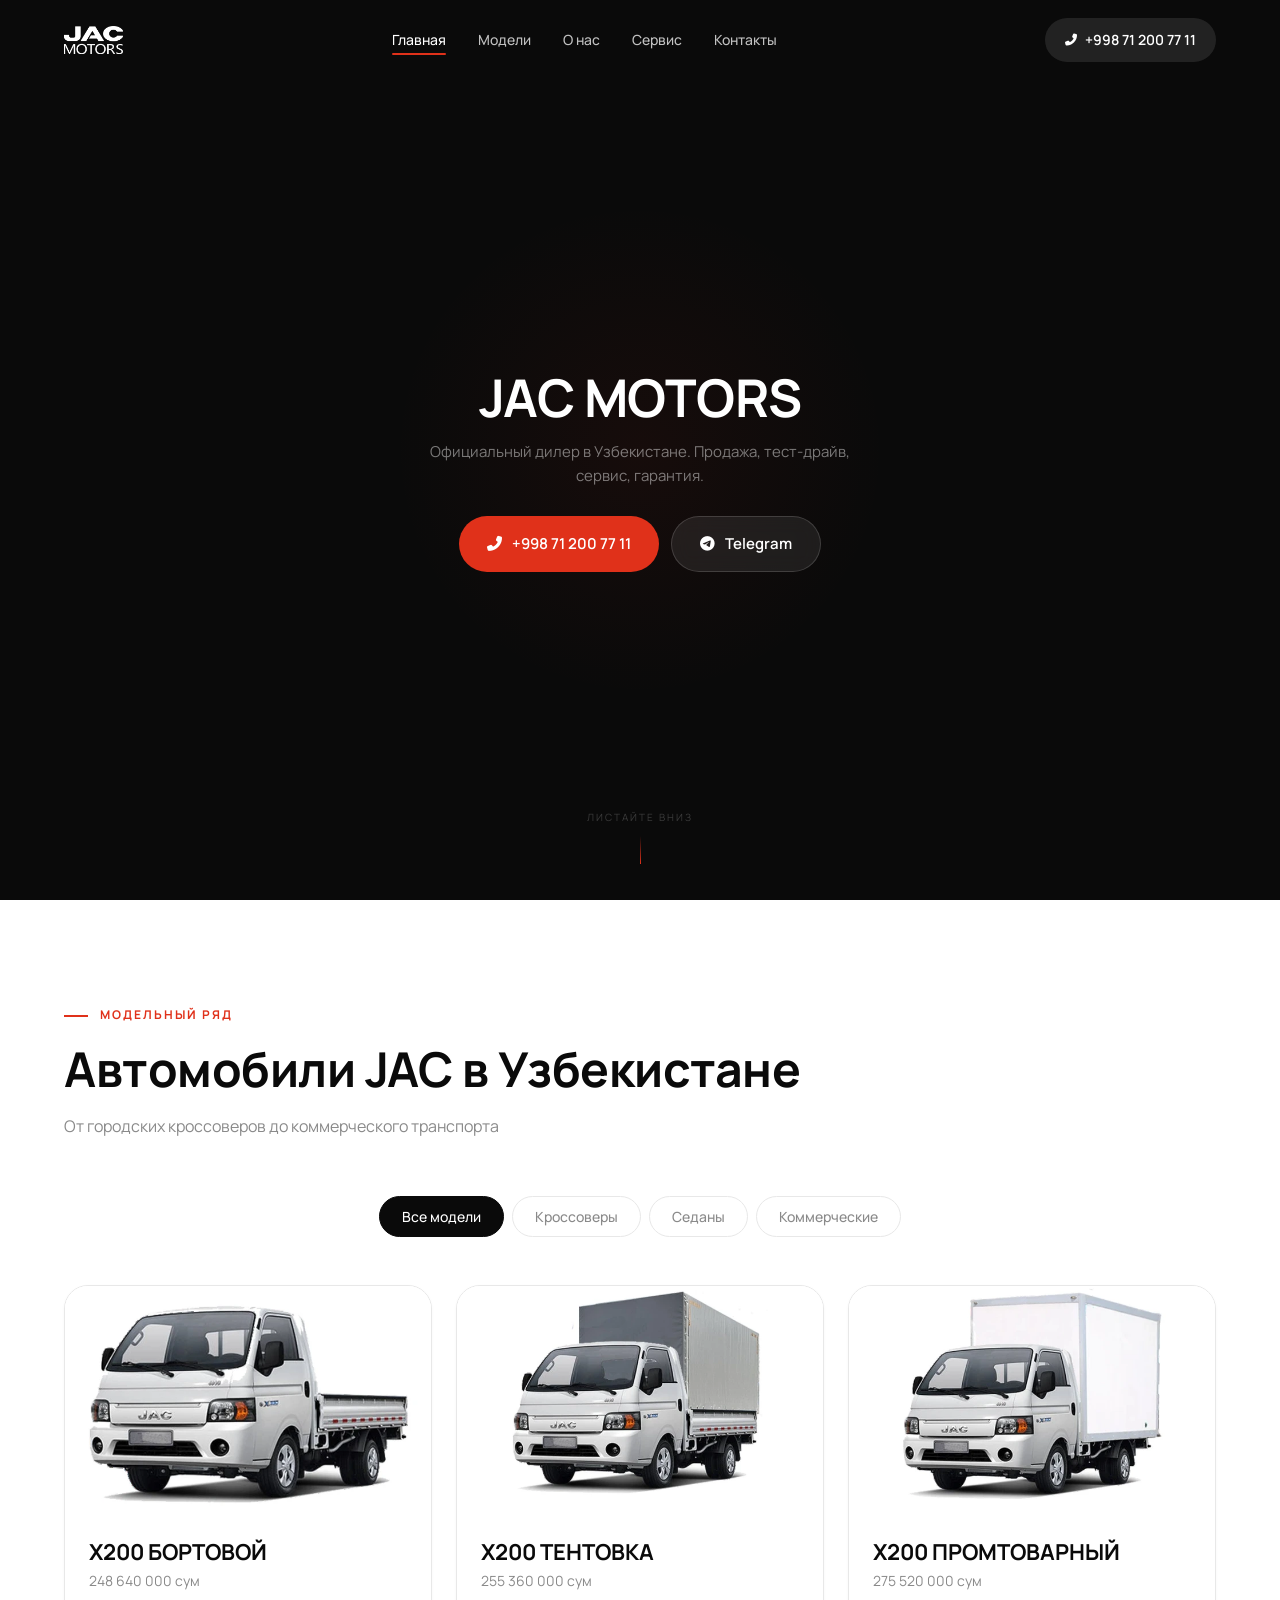
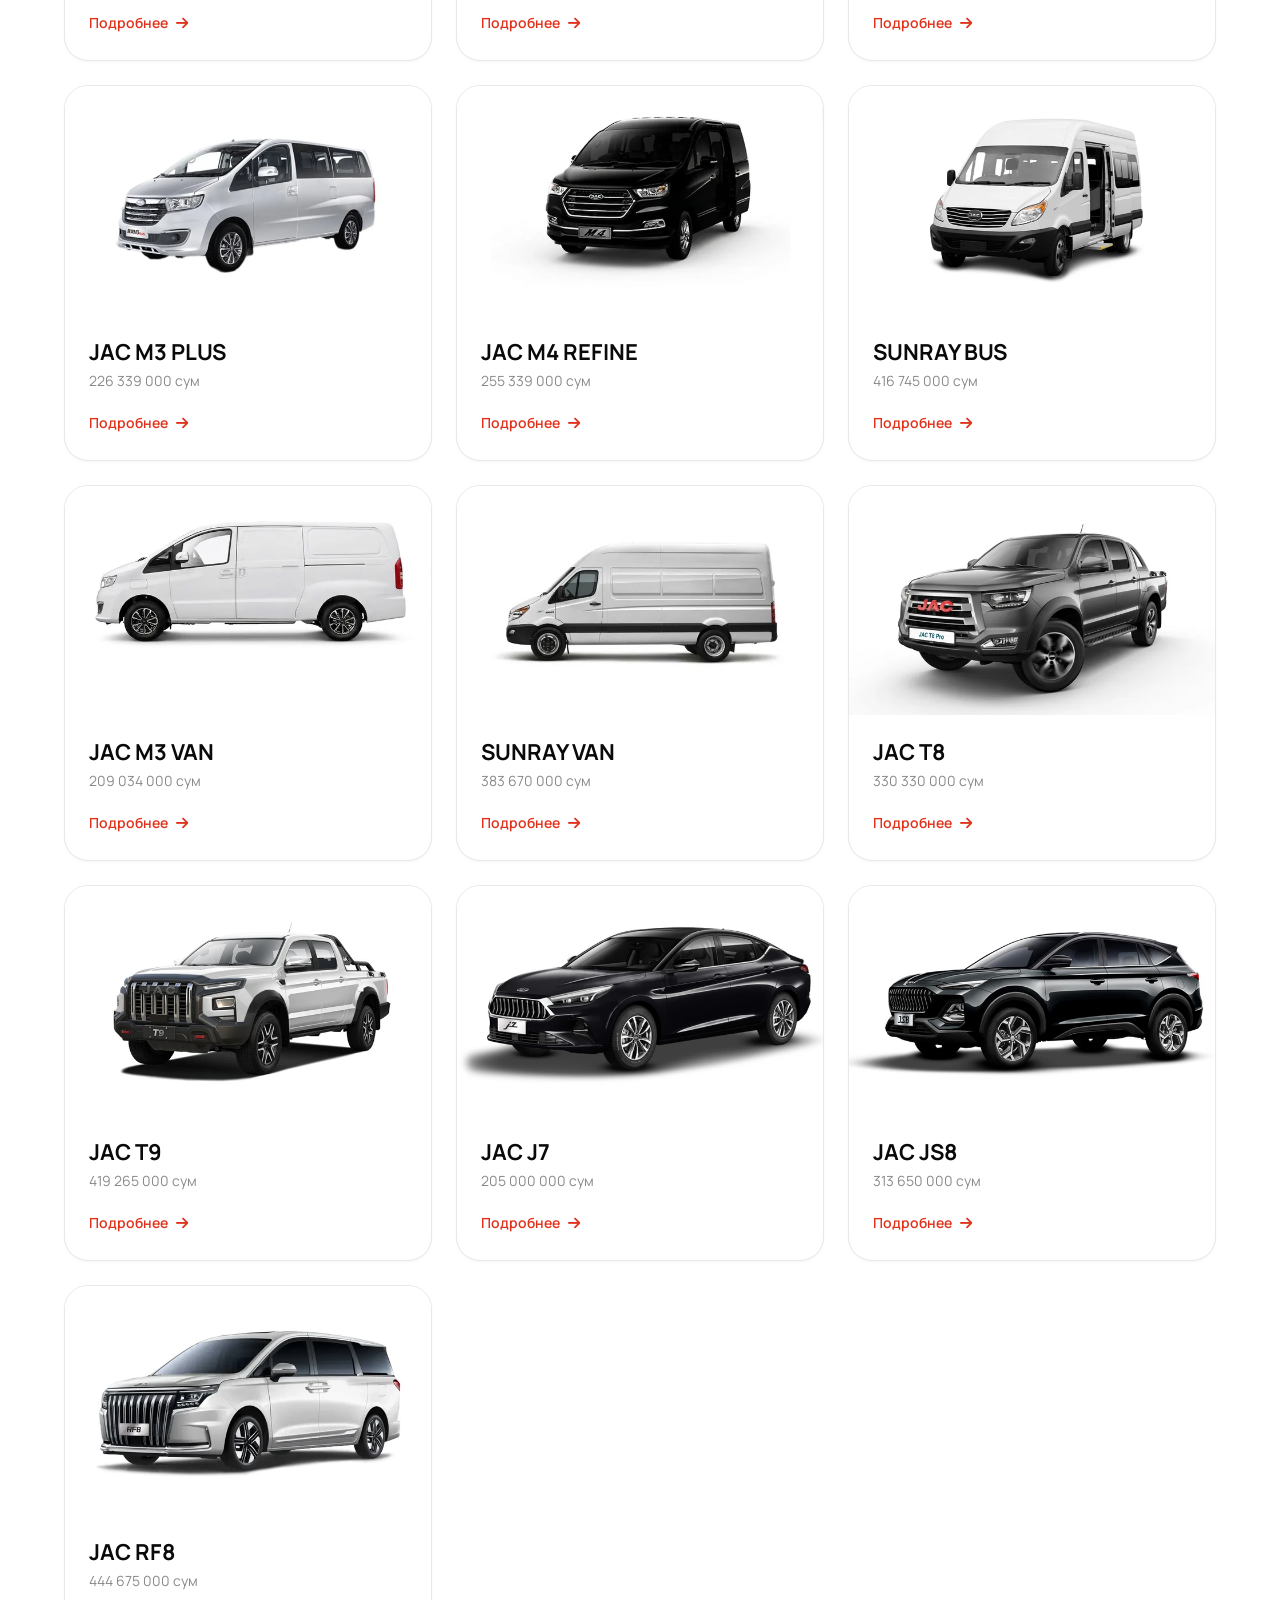
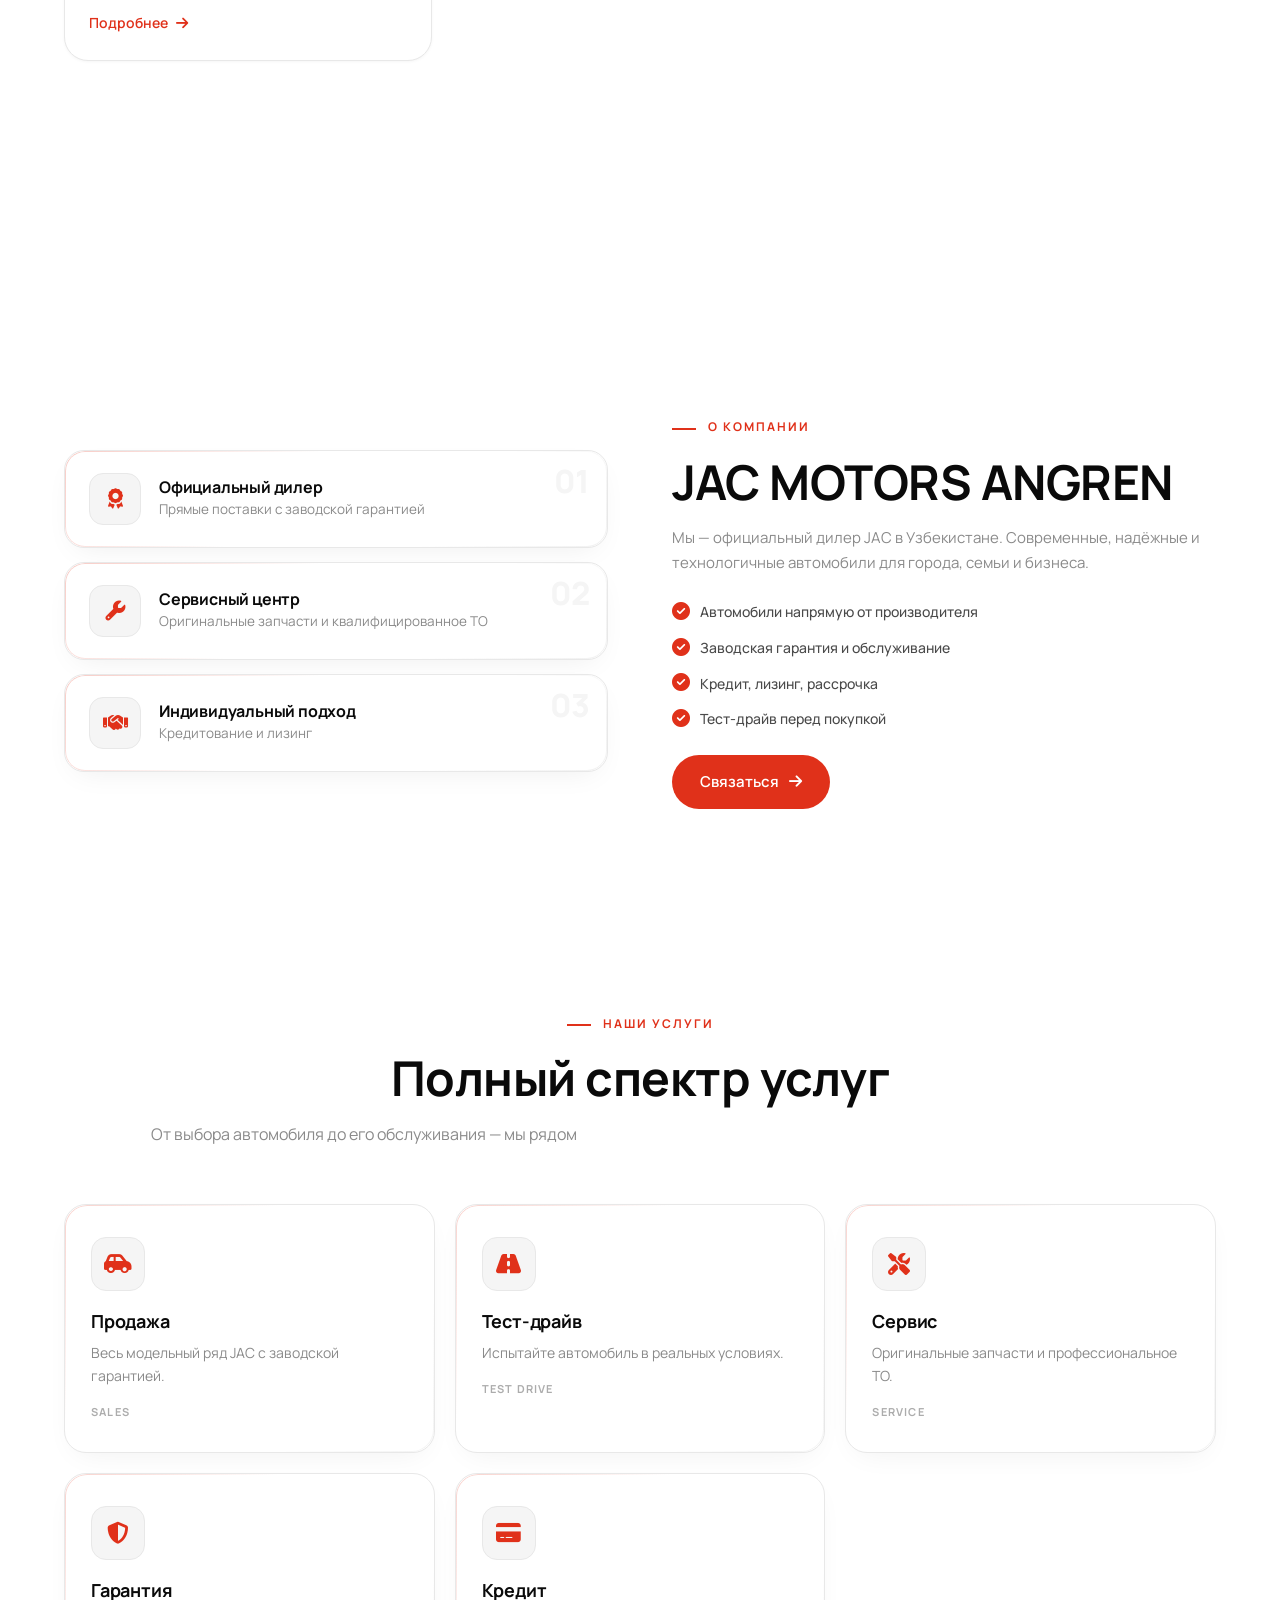
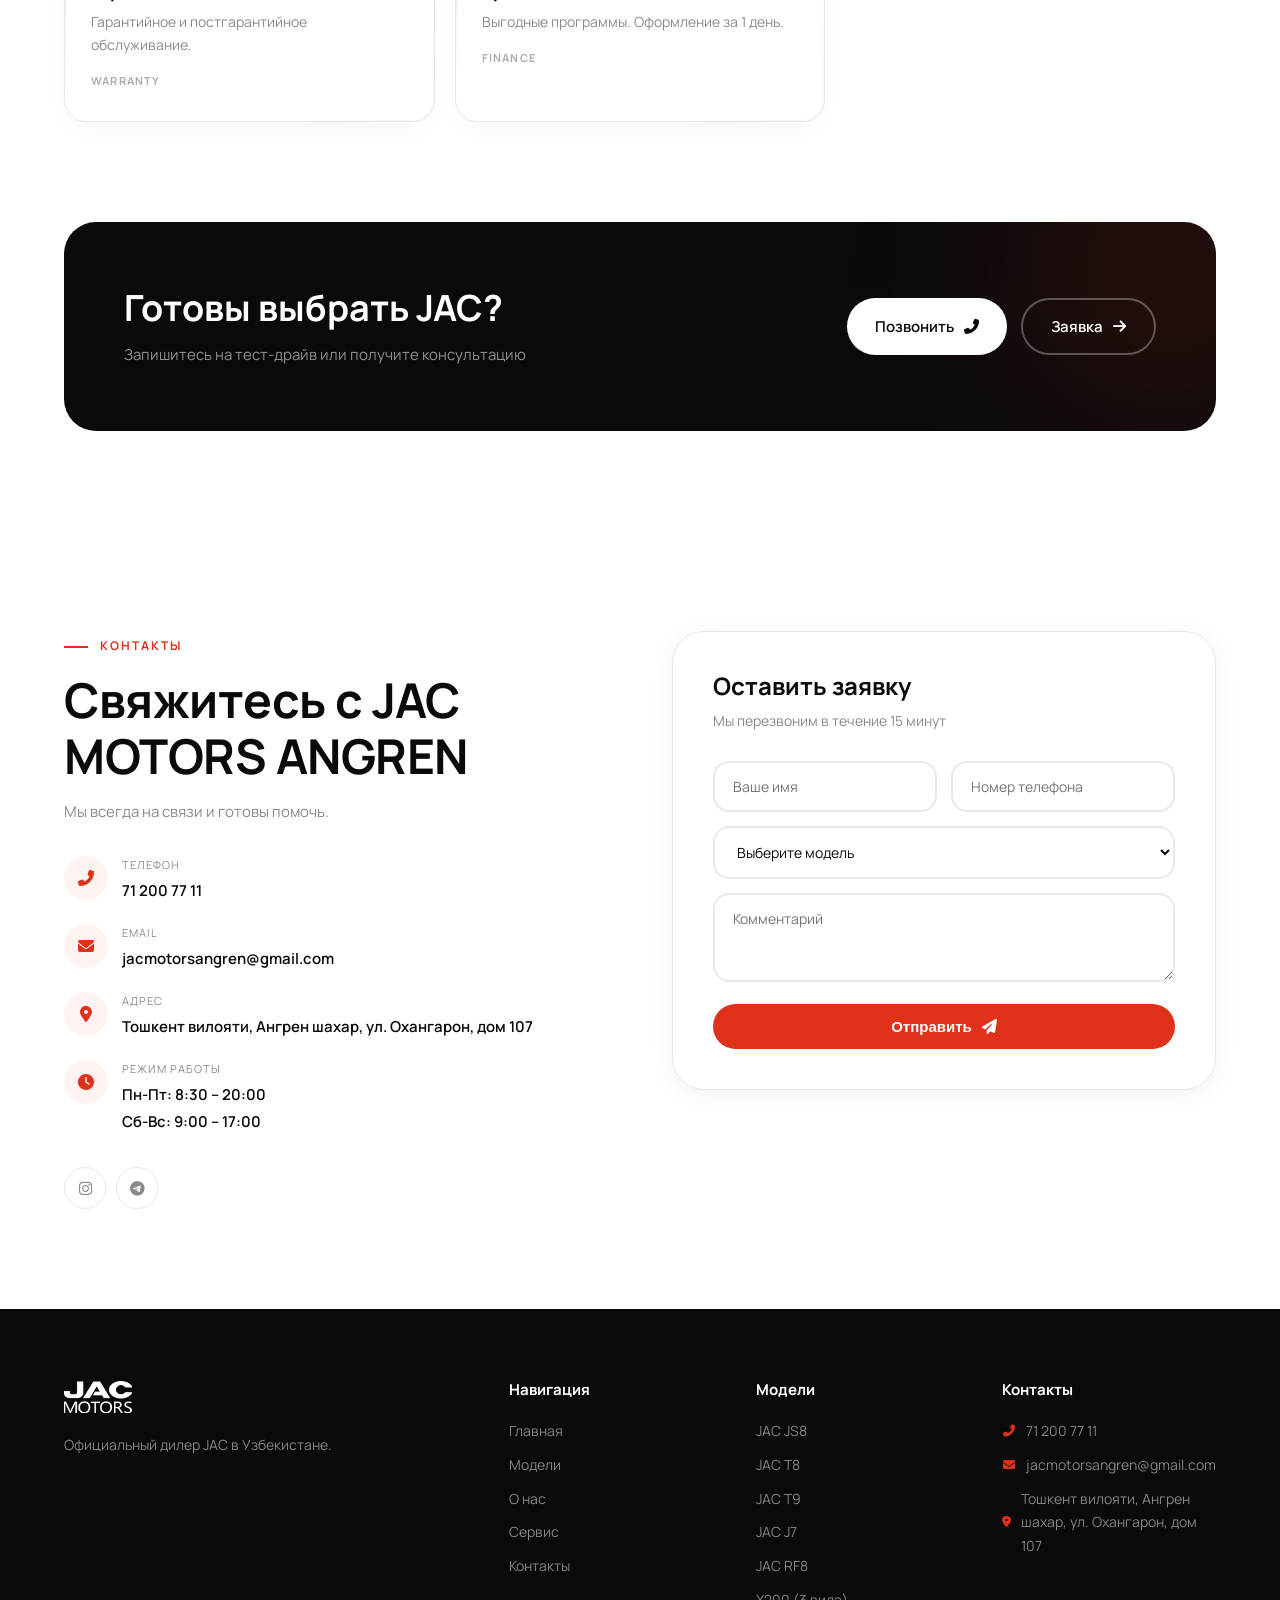
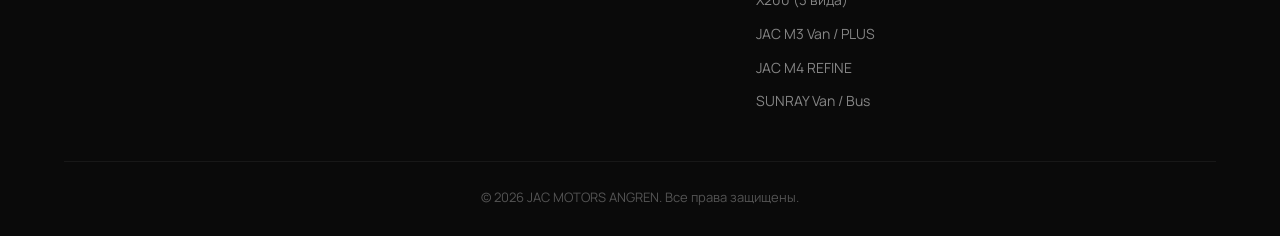
<file: index.html>
<!DOCTYPE html>
<html lang="ru">
<head>
    <meta charset="UTF-8">
    <meta name="viewport" content="width=device-width, initial-scale=1.0">
    <title>Автомобили JAC в Ангрене — каталог и сервис | JAC MOTORS ANGREN</title>
    <meta name="description" content="Автомобили JAC в Ангрене: каталог моделей и цены, тест-драйв, сервис и консультация по телефону +998 71 200 77 11.">
    <link rel="canonical" href="https://jac-motors.uz/">
    <meta property="og:type" content="website">
    <meta property="og:locale" content="ru_RU">
    <meta property="og:site_name" content="JAC MOTORS ANGREN">
    <meta property="og:title" content="Автомобили JAC в Ангрене — JAC MOTORS ANGREN">
    <meta property="og:description" content="Каталог автомобилей JAC, цены, тест-драйв и сервис в Ангрене. Свяжитесь с нами для консультации.">
    <meta property="og:url" content="https://jac-motors.uz/">
    <meta property="og:image" content="https://jac-motors.uz/images/jac-angren-social.jpg">
    <meta property="og:image:width" content="1200">
    <meta property="og:image:height" content="630">
    <meta name="twitter:card" content="summary_large_image">
    <meta name="twitter:title" content="Автомобили JAC в Ангрене — JAC MOTORS ANGREN">
    <meta name="twitter:description" content="Каталог автомобилей JAC, цены, тест-драйв и сервис в Ангрене.">
    <meta name="twitter:image" content="https://jac-motors.uz/images/jac-angren-social.jpg">
    <link rel="preconnect" href="https://fonts.googleapis.com">
    <link rel="preconnect" href="https://fonts.gstatic.com" crossorigin>
    <link href="https://fonts.googleapis.com/css2?family=Manrope:wght@400;500;600;700;800&display=swap" rel="stylesheet">
    <link rel="icon" href="jac-motors-logo.png" sizes="32x32"><link rel="apple-touch-icon" href="jac-motors-logo.png">
    <link rel="stylesheet" href="https://cdnjs.cloudflare.com/ajax/libs/font-awesome/6.5.1/css/all.min.css">
    <link rel="stylesheet" href="css/style.css">
</head>
<body>
<div class="preloader" id="preloader">
    <div class="preloader-content">
        <div class="preloader-logo-wrap">
            <img src="logo-nav.webp" alt="JAC MOTORS" class="preloader-logo">
            <div class="preloader-ring"></div>
        </div>
    </div>
</div>
<header class="header" id="header"><div class="container header-inner">
<a href="#" class="logo"><img src="logo-nav.webp" alt="JAC" class="logo-dark"><img src="logo-nav.webp" alt="JAC" class="logo-light"></a>
<nav class="nav" id="nav"><div class="nav-body"><ul class="nav-list"><li><a href="#home" class="nav-link active"><i class="fas fa-home"></i> Главная</a></li><li><a href="#models" class="nav-link"><i class="fas fa-car"></i> Модели</a></li><li><a href="#about" class="nav-link"><i class="fas fa-building"></i> О нас</a></li><li><a href="#services" class="nav-link"><i class="fas fa-tools"></i> Сервис</a></li><li><a href="#contact" class="nav-link"><i class="fas fa-envelope"></i> Контакты</a></li></ul></div><div class="nav-footer"><a href="tel:+998712007711" class="nav-phone-btn"><i class="fas fa-phone-alt"></i> 71 200 77 11</a><div class="nav-socials"><a href="https://t.me/JacMotors_Angren" target="_blank"><i class="fab fa-telegram-plane"></i></a><a href="https://www.instagram.com/jacmotors_angren/" target="_blank"><i class="fab fa-instagram"></i></a><a href="mailto:jacmotorsangren@gmail.com"><i class="fas fa-envelope"></i></a></div></div></nav>
<div class="header-right"><a href="tel:+998712007711" class="header-phone"><i class="fas fa-phone-alt"></i> +998 71 200 77 11</a><button type="button" class="hamburger" id="hamburger" aria-label="Меню"></button></div>
</div></header>

<section class="hero" id="home"><div class="container hero-content">
<h1 class="hero-title reveal-up"><span class="hero-line">JAC MOTORS</span></h1>
<p class="hero-text reveal-up">Официальный дилер в Узбекистане. Продажа, тест-драйв, сервис, гарантия.</p>
<div class="hero-btns reveal-up"><a href="tel:+998712007711" class="btn btn-primary"><i class="fas fa-phone-alt"></i> +998 71 200 77 11</a><a href="https://t.me/JacMotors_Angren" target="_blank" class="btn btn-glass"><i class="fab fa-telegram-plane"></i> Telegram</a></div>
</div><div class="scroll-hint"><span>Листайте вниз</span><div class="scroll-line"></div></div></section>

<section class="models" id="models"><div class="container"><div class="section-header reveal-up"><span class="section-tag">Модельный ряд</span><h2 class="section-title">Автомобили JAC в Узбекистане</h2><p class="section-desc">От городских кроссоверов до коммерческого транспорта</p></div>
<div class="model-tabs reveal-up"><button class="tab-btn active" data-filter="all">Все модели</button><button class="tab-btn" data-filter="crossovers">Кроссоверы</button><button class="tab-btn" data-filter="sedans">Седаны</button><button class="tab-btn" data-filter="commercial">Коммерческие</button></div>
<div class="models-carousel reveal-up"><button class="carousel-arrow carousel-prev" id="carouselPrev" aria-label="Предыдущий"><i class="fas fa-chevron-left"></i></button><div class="models-grid" id="modelsGrid">
<div class="model-card" data-cat="commercial"><div class="model-img"><img src="images/cars/x200b-card.webp" alt="JAC X200 Бортовой" loading="lazy"></div><div class="model-info"><h3>X200 БОРТОВОЙ</h3><p>248 640 000 сум</p><a href="car.html?model=x200b" class="model-link">Подробнее <i class="fas fa-arrow-right"></i></a></div></div>
<div class="model-card" data-cat="commercial"><div class="model-img"><img src="images/cars/x200t-card.webp" alt="JAC X200 Тентовка" loading="lazy"></div><div class="model-info"><h3>X200 ТЕНТОВКА</h3><p>255 360 000 сум</p><a href="car.html?model=x200t" class="model-link">Подробнее <i class="fas fa-arrow-right"></i></a></div></div>
<div class="model-card" data-cat="commercial"><div class="model-img"><img src="images/cars/x200p-card.webp" alt="JAC X200 Промтоварный" loading="lazy"></div><div class="model-info"><h3>X200 ПРОМТОВАРНЫЙ</h3><p>275 520 000 сум</p><a href="car.html?model=x200p" class="model-link">Подробнее <i class="fas fa-arrow-right"></i></a></div></div>
<div class="model-card" data-cat="commercial"><div class="model-img"><img src="images/cars/m3l-card.webp" alt="JAC M3 PLUS" loading="lazy"></div><div class="model-info"><h3>JAC M3 PLUS</h3><p>226 339 000 сум</p><a href="car.html?model=m3l" class="model-link">Подробнее <i class="fas fa-arrow-right"></i></a></div></div>
<div class="model-card" data-cat="commercial"><div class="model-img"><img src="images/cars/m4-card.webp" alt="JAC M4 REFINE" loading="lazy"></div><div class="model-info"><h3>JAC M4 REFINE</h3><p>255 339 000 сум</p><a href="car.html?model=m4" class="model-link">Подробнее <i class="fas fa-arrow-right"></i></a></div></div>
<div class="model-card" data-cat="commercial"><div class="model-img"><img src="images/cars/sunrayb-card.webp" alt="JAC SUNRAY Bus" loading="lazy"></div><div class="model-info"><h3>SUNRAY BUS</h3><p>416 745 000 сум</p><a href="car.html?model=sunrayb" class="model-link">Подробнее <i class="fas fa-arrow-right"></i></a></div></div>
<div class="model-card" data-cat="commercial"><div class="model-img"><img src="images/cars/m3-card.webp" alt="JAC M3 Van" loading="lazy"></div><div class="model-info"><h3>JAC M3 VAN</h3><p>209 034 000 сум</p><a href="car.html?model=m3" class="model-link">Подробнее <i class="fas fa-arrow-right"></i></a></div></div>
<div class="model-card" data-cat="commercial"><div class="model-img"><img src="images/cars/sunrayv-card.webp" alt="JAC SUNRAY Van" loading="lazy"></div><div class="model-info"><h3>SUNRAY VAN</h3><p>383 670 000 сум</p><a href="car.html?model=sunrayv" class="model-link">Подробнее <i class="fas fa-arrow-right"></i></a></div></div>
<div class="model-card" data-cat="pickups"><div class="model-img"><img src="images/cars/t8-card.webp" alt="JAC T8" loading="lazy"></div><div class="model-info"><h3>JAC T8</h3><p>330 330 000 сум</p><a href="car.html?model=t8" class="model-link">Подробнее <i class="fas fa-arrow-right"></i></a></div></div>
<div class="model-card" data-cat="pickups"><div class="model-img"><img src="images/cars/t9-card.webp" alt="JAC T9" loading="lazy"></div><div class="model-info"><h3>JAC T9</h3><p>419 265 000 сум</p><a href="car.html?model=t9" class="model-link">Подробнее <i class="fas fa-arrow-right"></i></a></div></div>
<div class="model-card" data-cat="sedans"><div class="model-img"><img src="images/cars/j7-card.webp" alt="JAC J7" loading="lazy"></div><div class="model-info"><h3>JAC J7</h3><p>205 000 000 сум</p><a href="car.html?model=j7" class="model-link">Подробнее <i class="fas fa-arrow-right"></i></a></div></div>
<div class="model-card" data-cat="crossovers"><div class="model-img"><img src="images/cars/js8-card.webp" alt="JAC JS8" loading="lazy"></div><div class="model-info"><h3>JAC JS8</h3><p>313 650 000 сум</p><a href="car.html?model=js8" class="model-link">Подробнее <i class="fas fa-arrow-right"></i></a></div></div>
<div class="model-card" data-cat="commercial"><div class="model-img"><img src="images/cars/rf8-card.webp" alt="JAC RF8" loading="lazy"></div><div class="model-info"><h3>JAC RF8</h3><p>444 675 000 сум</p><a href="car.html?model=rf8" class="model-link">Подробнее <i class="fas fa-arrow-right"></i></a></div></div>
</div><button class="carousel-arrow carousel-next" id="carouselNext" aria-label="Следующий"><i class="fas fa-chevron-right"></i></button></div><div class="carousel-dots" id="carouselDots"></div><div class="models-cta reveal-up"><p>Не нашли нужную модель? Свяжитесь с нами.</p><a href="tel:+998712007711" class="btn btn-outline">Подобрать авто <i class="fas fa-arrow-right"></i></a></div></div></section>

<section class="about" id="about"><div class="container"><div class="about-grid">
<div class="about-visual reveal-left"><div class="about-card"><div class="about-card-icon"><i class="fas fa-award"></i></div><div class="about-card-body"><h3>Официальный дилер</h3><p>Прямые поставки с заводской гарантией</p></div><span class="about-card-num">01</span></div><div class="about-card"><div class="about-card-icon"><i class="fas fa-wrench"></i></div><div class="about-card-body"><h3>Сервисный центр</h3><p>Оригинальные запчасти и квалифицированное ТО</p></div><span class="about-card-num">02</span></div><div class="about-card"><div class="about-card-icon"><i class="fas fa-handshake"></i></div><div class="about-card-body"><h3>Индивидуальный подход</h3><p>Кредитование и лизинг</p></div><span class="about-card-num">03</span></div></div>
<div class="about-text reveal-right"><span class="section-tag">О компании</span><h2 class="section-title">JAC MOTORS ANGREN</h2><p>Мы — официальный дилер JAC в Узбекистане. Современные, надёжные и технологичные автомобили для города, семьи и бизнеса.</p><div class="about-features"><div class="about-check"><i class="fas fa-check-circle"></i> Автомобили напрямую от производителя</div><div class="about-check"><i class="fas fa-check-circle"></i> Заводская гарантия и обслуживание</div><div class="about-check"><i class="fas fa-check-circle"></i> Кредит, лизинг, рассрочка</div><div class="about-check"><i class="fas fa-check-circle"></i> Тест-драйв перед покупкой</div></div><a href="#contact" class="btn btn-primary">Связаться <i class="fas fa-arrow-right"></i></a></div></div></div></section>

<section class="services" id="services"><div class="container"><div class="section-header text-center reveal-up"><span class="section-tag">Наши услуги</span><h2 class="section-title">Полный спектр услуг</h2><p class="section-desc">От выбора автомобиля до его обслуживания — мы рядом</p></div><div class="services-grid">
<div class="service-card reveal-up"><div class="service-icon-wrap"><i class="fas fa-car-side"></i></div><h3>Продажа</h3><p>Весь модельный ряд JAC с заводской гарантией.</p><span class="service-tag">Sales</span></div>
<div class="service-card reveal-up"><div class="service-icon-wrap"><i class="fas fa-road"></i></div><h3>Тест-драйв</h3><p>Испытайте автомобиль в реальных условиях.</p><span class="service-tag">Test Drive</span></div>
<div class="service-card reveal-up"><div class="service-icon-wrap"><i class="fas fa-tools"></i></div><h3>Сервис</h3><p>Оригинальные запчасти и профессиональное ТО.</p><span class="service-tag">Service</span></div>
<div class="service-card reveal-up"><div class="service-icon-wrap"><i class="fas fa-shield-alt"></i></div><h3>Гарантия</h3><p>Гарантийное и постгарантийное обслуживание.</p><span class="service-tag">Warranty</span></div>
<div class="service-card reveal-up"><div class="service-icon-wrap"><i class="fas fa-credit-card"></i></div><h3>Кредит</h3><p>Выгодные программы. Оформление за 1 день.</p><span class="service-tag">Finance</span></div>
</div></div></section>

<section class="cta-banner reveal-up"><div class="container"><div class="cta-banner-inner"><div class="cta-banner-text"><h2>Готовы выбрать JAC?</h2><p>Запишитесь на тест-драйв или получите консультацию</p></div><div class="cta-banner-btns"><a href="tel:+998712007711" class="btn btn-white">Позвонить <i class="fas fa-phone-alt"></i></a><a href="#contact" class="btn btn-outline-white">Заявка <i class="fas fa-arrow-right"></i></a></div></div></div></section>

<section class="contact" id="contact"><div class="container"><div class="contact-grid"><div class="contact-info reveal-left"><span class="section-tag">Контакты</span><h2 class="section-title">Свяжитесь с JAC MOTORS ANGREN</h2><p>Мы всегда на связи и готовы помочь.</p><div class="contact-items">
<div class="contact-item"><div class="contact-icon"><i class="fas fa-phone-alt"></i></div><div><span class="contact-label">Телефон</span><a href="tel:+998712007711">71 200 77 11</a></div></div>
<div class="contact-item"><div class="contact-icon"><i class="fas fa-envelope"></i></div><div><span class="contact-label">Email</span><a href="mailto:jacmotorsangren@gmail.com">jacmotorsangren@gmail.com</a></div></div>
<div class="contact-item"><div class="contact-icon"><i class="fas fa-map-marker-alt"></i></div><div><span class="contact-label">Адрес</span><span>Тошкент вилояти, Ангрен шахар, ул. Охангарон, дом 107</span></div></div>
<div class="contact-item"><div class="contact-icon"><i class="fas fa-clock"></i></div><div><span class="contact-label">Режим работы</span><span>Пн-Пт: 8:30 – 20:00<br>Сб-Вс: 9:00 – 17:00</span></div></div></div>
<div class="contact-socials"><a href="https://www.instagram.com/jacmotors_angren/" target="_blank" class="social-btn"><i class="fab fa-instagram"></i></a><a href="https://t.me/JacMotors_Angren" target="_blank" class="social-btn"><i class="fab fa-telegram-plane"></i></a></div></div>
<form class="contact-form reveal-right" id="contactForm"><h3>Оставить заявку</h3><p>Мы перезвоним в течение 15 минут</p><div class="form-row"><div class="form-group"><input type="text" placeholder="Ваше имя" required></div><div class="form-group"><input type="tel" placeholder="Номер телефона" required></div></div>
<div class="form-group"><select><option value="">Выберите модель</option><option>JAC JS8</option><option>JAC T8</option><option>JAC T9</option><option>JAC J7</option><option>JAC RF8</option><option>X200 Бортовой</option><option>X200 Тентовка</option><option>X200 Промтоварный</option><option>JAC M3 Van</option><option>JAC M3 PLUS</option><option>JAC M4 REFINE</option><option>SUNRAY Van</option><option>SUNRAY Bus</option></select></div>
<div class="form-group"><textarea placeholder="Комментарий" rows="3"></textarea></div><button type="submit" class="btn btn-primary btn-block">Отправить <i class="fas fa-paper-plane"></i></button></form></div></div></section>

<footer class="footer"><div class="container"><div class="footer-grid">
<div class="footer-col footer-brand"><img src="logo-nav.webp" alt="JAC" style="height:32px;margin-bottom:12px;filter:brightness(0)invert(1)"><p>Официальный дилер JAC в Узбекистане.</p></div>
<div class="footer-col"><h4>Навигация</h4><ul><li><a href="#home">Главная</a></li><li><a href="#models">Модели</a></li><li><a href="#about">О нас</a></li><li><a href="#services">Сервис</a></li><li><a href="#contact">Контакты</a></li></ul></div>
<div class="footer-col"><h4>Модели</h4><ul><li>JAC JS8</li><li>JAC T8</li><li>JAC T9</li><li>JAC J7</li><li>JAC RF8</li><li>X200 (3 вида)</li><li>JAC M3 Van / PLUS</li><li>JAC M4 REFINE</li><li>SUNRAY Van / Bus</li></ul></div>
<div class="footer-col"><h4>Контакты</h4><ul class="footer-contacts"><li><i class="fas fa-phone-alt"></i> 71 200 77 11</li><li><i class="fas fa-envelope"></i> jacmotorsangren@gmail.com</li><li><i class="fas fa-map-marker-alt"></i> Тошкент вилояти, Ангрен шахар, ул. Охангарон, дом 107</li></ul></div></div>
<div class="footer-bottom"><p>&copy; 2026 JAC MOTORS ANGREN. Все права защищены.</p></div></div></footer>
<script src="js/main.js"></script></body></html>
</file>
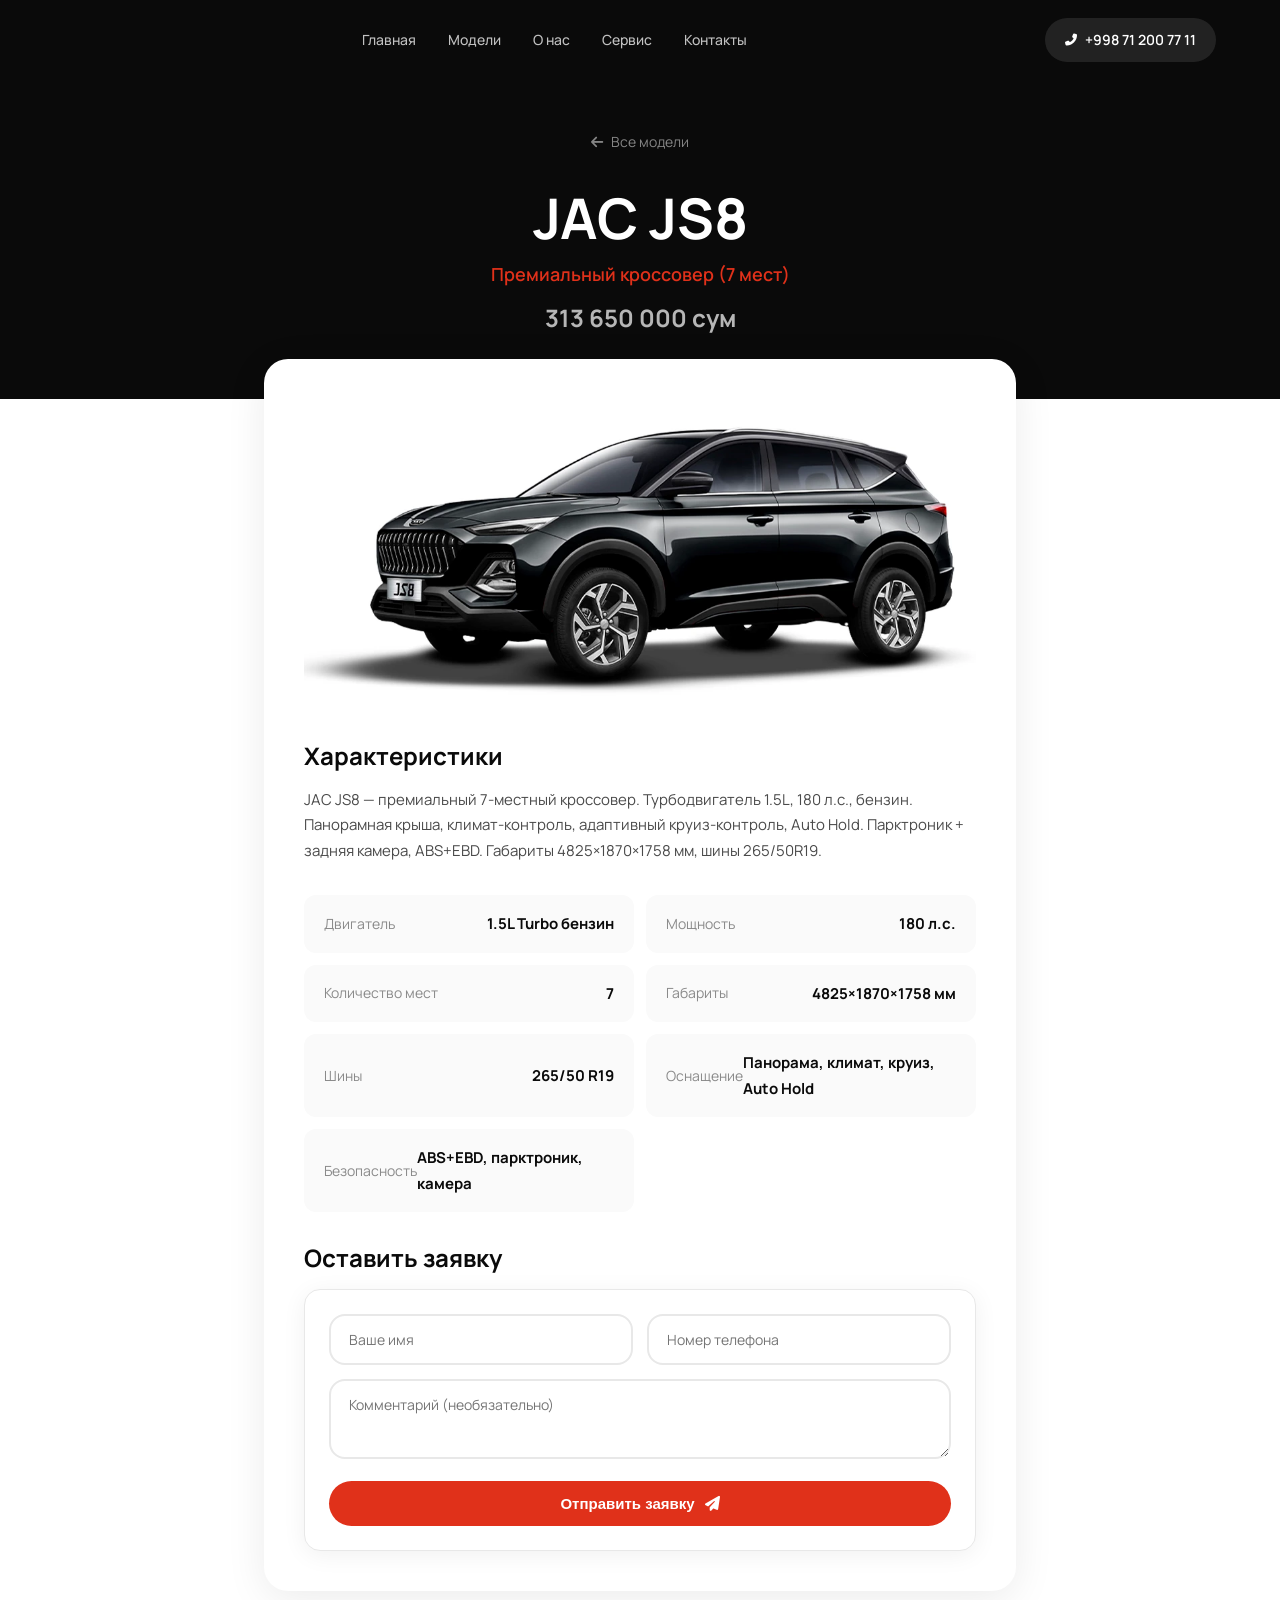
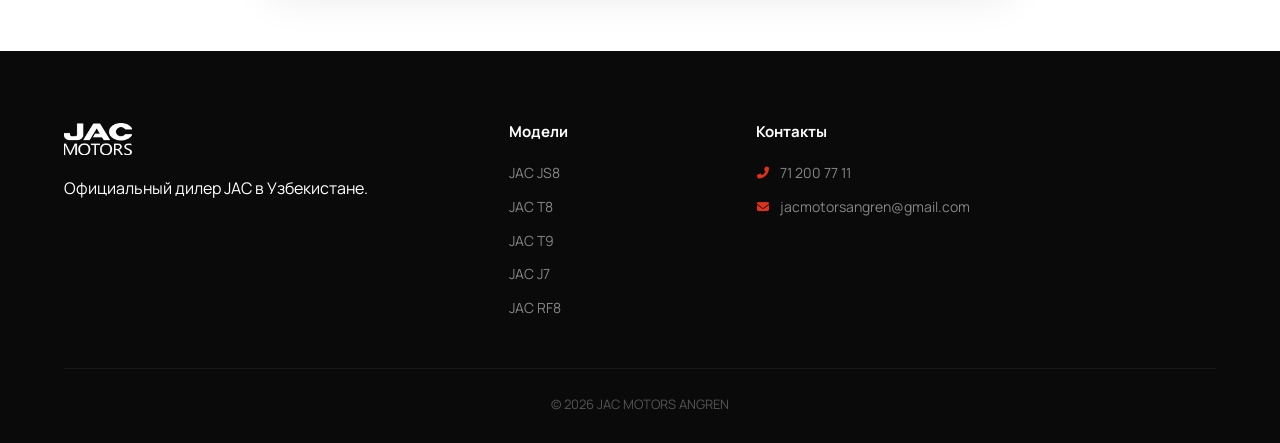
<file: car.html>
<!DOCTYPE html>
<html lang="ru">
<head>
    <meta charset="UTF-8">
    <meta name="viewport" content="width=device-width, initial-scale=1.0">
    <title>Автомобили JAC в Ангрене — JAC MOTORS ANGREN</title>
    <meta name="description" content="Характеристики и цены автомобилей JAC в Ангрене. Посмотрите каталог моделей и оставьте заявку на консультацию или тест-драйв.">
    <link rel="canonical" href="https://jac-motors.uz/car.html">
    <meta property="og:type" content="product">
    <meta property="og:locale" content="ru_RU">
    <meta property="og:site_name" content="JAC MOTORS ANGREN">
    <meta property="og:title" content="Автомобили JAC в Ангрене — JAC MOTORS ANGREN">
    <meta property="og:description" content="Характеристики, цены, тест-драйв и сервис автомобилей JAC в Ангрене.">
    <meta property="og:url" content="https://jac-motors.uz/car.html">
    <meta property="og:image" content="https://jac-motors.uz/images/jac-angren-social.jpg">
    <meta property="og:image:width" content="1200">
    <meta property="og:image:height" content="630">
    <meta name="twitter:card" content="summary_large_image">
    <meta name="twitter:title" content="Автомобили JAC в Ангрене — JAC MOTORS ANGREN">
    <meta name="twitter:description" content="Характеристики, цены и тест-драйв автомобилей JAC в Ангрене.">
    <meta name="twitter:image" content="https://jac-motors.uz/images/jac-angren-social.jpg">
    <link rel="icon" href="jac-motors-logo.png" sizes="32x32"><link rel="apple-touch-icon" href="jac-motors-logo.png">
    <link href="https://fonts.googleapis.com/css2?family=Manrope:wght@400;500;600;700;800&display=swap" rel="stylesheet">
    <link href="https://cdnjs.cloudflare.com/ajax/libs/font-awesome/6.5.1/css/all.min.css" rel="stylesheet">
    <link rel="stylesheet" href="css/style.css">
</head>
<body>
<div class="preloader" id="preloader">
    <div class="preloader-content">
        <div class="preloader-logo-wrap">
            <img src="logo-nav.webp" alt="JAC MOTORS" class="preloader-logo">
            <div class="preloader-ring"></div>
        </div>
    </div>
</div>

<header class="header scrolled" id="header"><div class="container header-inner">
    <a href="index.html" class="logo"><img src="logo-nav.webp" alt="JAC MOTORS ANGREN" class="logo-light"></a>
    <nav class="nav" id="nav"><div class="nav-body"><ul class="nav-list">
        <li><a href="index.html#home" class="nav-link"><i class="fas fa-home"></i> Главная</a></li>
        <li><a href="index.html#models" class="nav-link active"><i class="fas fa-car"></i> Модели</a></li>
        <li><a href="index.html#about" class="nav-link"><i class="fas fa-building"></i> О нас</a></li>
        <li><a href="index.html#services" class="nav-link"><i class="fas fa-tools"></i> Сервис</a></li>
        <li><a href="index.html#contact" class="nav-link"><i class="fas fa-envelope"></i> Контакты</a></li>
    </ul></div><div class="nav-footer"><a href="tel:+998712007711" class="nav-phone-btn"><i class="fas fa-phone-alt"></i> 71 200 77 11</a><div class="nav-socials"><a href="https://t.me/JacMotors_Angren" target="_blank"><i class="fab fa-telegram-plane"></i></a><a href="https://www.instagram.com/jacmotors_angren/" target="_blank"><i class="fab fa-instagram"></i></a><a href="mailto:jacmotorsangren@gmail.com"><i class="fas fa-envelope"></i></a></div></div></nav>
    <div class="header-right"><a href="tel:+998712007711" class="header-phone"><i class="fas fa-phone-alt"></i> +998 71 200 77 11</a><button type="button" class="hamburger" id="hamburger" aria-label="Меню"></button></div>
</div></header>

<section class="car-page"><div class="cp-hero">
    <a href="index.html#models" class="cp-back"><i class="fas fa-arrow-left"></i> Все модели</a>
    <h1 id="carName">JAC JS8</h1>
    <div class="cp-tag" id="carTag">Кроссовер</div>
    <div class="cp-price" id="carPrice">313 650 000 сум</div>
</div>
<div class="cp-content"><div class="cp-card">
    <img id="carImage" src="" alt="" style="width:100%;border-radius:16px;margin-bottom:32px;display:none">
    <div class="cp-placeholder" id="cpPlaceholder"><i class="fas fa-car" id="carIcon"></i></div>
    <h2>Характеристики</h2>
    <p id="carDesc">Загрузка...</p>
    <div class="cp-specs" id="carSpecs"></div>
    <h2 style="margin-top:32px">Оставить заявку</h2>
    <form class="contact-form" id="contactForm" style="margin-top:16px;border:1px solid var(--gray-200);padding:24px;border-radius:16px;background:var(--white)">
        <div class="form-row"><div class="form-group"><input type="text" placeholder="Ваше имя" required></div><div class="form-group"><input type="tel" placeholder="Номер телефона" required></div></div>
        <div class="form-group"><textarea placeholder="Комментарий (необязательно)" rows="2"></textarea></div>
        <button type="submit" class="btn btn-primary btn-block">Отправить заявку <i class="fas fa-paper-plane"></i></button>
    </form>
</div></div></section>

<footer class="footer"><div class="container">
    <div class="footer-grid">
        <div class="footer-col"><img src="logo-nav.webp" alt="JAC" style="height:32px;margin-bottom:12px;filter:brightness(0)invert(1)"><p>Официальный дилер JAC в Узбекистане.</p></div>
        <div class="footer-col"><h4>Модели</h4><ul><li><a href="car.html?model=js8">JAC JS8</a></li><li><a href="car.html?model=t8">JAC T8</a></li><li><a href="car.html?model=t9">JAC T9</a></li><li><a href="car.html?model=j7">JAC J7</a></li><li><a href="car.html?model=rf8">JAC RF8</a></li></ul></div>
        <div class="footer-col"><h4>Контакты</h4><ul class="footer-contacts"><li><i class="fas fa-phone-alt"></i> 71 200 77 11</li><li><i class="fas fa-envelope"></i> jacmotorsangren@gmail.com</li></ul></div>
    </div>
    <div class="footer-bottom"><p>&copy; 2026 JAC MOTORS ANGREN</p></div>
</div></footer>

<script src="js/main.js"></script>
<script>
/* --- Car data --- */
const cars = {
    js8:   {name:"JAC JS8",  tag:"Премиальный кроссовер (7 мест)", price:"313 650 000 сум", icon:"fa-car", desc:"JAC JS8 — премиальный 7-местный кроссовер. Турбодвигатель 1.5L, 180 л.с., бензин. Панорамная крыша, климат-контроль, адаптивный круиз-контроль, Auto Hold. Парктроник + задняя камера, ABS+EBD. Габариты 4825×1870×1758 мм, шины 265/50R19.", specs:[["Двигатель","1.5L Turbo бензин"],["Мощность","180 л.с."],["Количество мест","7"],["Габариты","4825×1870×1758 мм"],["Шины","265/50 R19"],["Оснащение","Панорама, климат, круиз, Auto Hold"],["Безопасность","ABS+EBD, парктроник, камера"]]},
    t8:    {name:"JAC T8",   tag:"Пикап DOUBLE CABIN 4×4",price:"330 330 000 сум", icon:"fa-truck", desc:"JAC T8 — рамный пикап DOUBLE CABIN с полным приводом 4×4. Бензиновый турбодвигатель 2.0L, 190 л.с., 290 Нм, МКПП-6. Грузоподъёмность 900 кг, кузов 1520×1520×470 мм. Гарантия 3 года или 100 000 км.", specs:[["Двигатель","2.0L Turbo бензин"],["Мощность","190 л.с. (140 кВт)"],["Крутящий момент","290 Нм"],["Коробка передач","6-ст. МКПП"],["Привод","4×4 полный"],["Габариты","5325×1880×1830 мм"],["Колёсная база","3090 мм"],["Дорожный просвет","220 мм"],["Грузоподъёмность","900 кг"],["Кузов","1520×1520×470 мм"],["Топливный бак","76 л"],["Шины","265/60R18"],["Гарантия","3 года / 100 000 км"]]},
    t9:    {name:"JAC T9",   tag:"Пикап премиум LUXURY",  price:"419 265 000 сум", icon:"fa-truck", desc:"JAC T9 LUXURY — премиальный пикап с турбодвигателем 2.0L, 224 л.с., АКПП-8. Кожаный салон, климат-контроль, камеры 360°, панорамный люк, 10.4\" мультимедиа с Apple CarPlay/Android Auto. Заводская гарантия 3 года или 100 000 км.", specs:[["Двигатель","2.0L Turbo бензин"],["Мощность","224 л.с."],["Коробка передач","Автомат 8-ст."],["Колёсная база","3110 мм"],["Снаряж. масса","2055 кг"],["Камеры","360° + парктроники"],["Безопасность","ABS, ESC, TCS, 6 подушек"],["Гарантия","3 года / 100 000 км"]]},
    j7:    {name:"JAC J7",   tag:"Бизнес-седан",           price:"205 000 000 сум", icon:"fa-car", desc:"JAC J7 — элегантный седан с турбодвигателем 1.5L, 150 л.с. Расход топлива 7.5-10 л/100км. Мультируль, круиз-контроль, Auto Hold, задняя камера, ABS+EBD. Багажник 520-1510 л. Шины 215/50R17.", specs:[["Двигатель","1.5L Turbo бензин"],["Мощность","150 л.с."],["Расход топлива","7.5-10 л/100км"],["Топливный бак","55 л"],["Количество мест","5"],["Снаряж. масса","1432 кг"],["Габариты","4772×1820×1492 мм"],["Багажник","520-1510 л"],["Шины","215/50R17"],["Оснащение","Мультируль, Auto Hold, камера, круиз"]]},
    rf8:   {name:"JAC RF8",  tag:"Минивэн премиум (7 мест)", price:"444 675 000 сум", icon:"fa-truck", desc:"JAC RF8 — минивэн бизнес-класса. Бензиновый турбодвигатель 2.0L TGDI, 252 л.с. (186 кВт), Евро-6. 7 мест, просторный салон, премиальная отделка. Шины 225/55 R18.", specs:[["Двигатель","2.0L Turbo TGDI бензин"],["Мощность","252 л.с. (186 кВт)"],["Эко класс","Евро-6"],["Количество мест","7"],["Шины","225/55 R18"]]},
    x200b: {name:"JAC X200 Бортовой", tag:"Коммерческий",   price:"248 640 000 сум", icon:"fa-truck", desc:"JAC X200 Бортовой — надёжный коммерческий автомобиль для перевозки грузов. Бензиновый двигатель 2.0L, 147 л.с., Евро-5, грузоподъёмность 1 845 кг, кузов 3100×1650×355 мм. Гарантия 3 года или 100 000 км.", specs:[["Двигатель","2.0L бензин"],["Мощность","147 л.с."],["Эко класс","Евро-5"],["Снаряж. масса","1 645 кг"],["Грузоподъёмность","1 845 кг"],["Топливный бак","65 л"],["Кузов (Д×Ш×В)","3100×1650×355 мм"]]},
    x200t: {name:"JAC X200 Тентовка", tag:"Коммерческий",   price:"255 360 000 сум", icon:"fa-truck", desc:"JAC X200 Тентовка — универсальный коммерческий автомобиль с тентованным кузовом. Бензиновый двигатель 2.0L, 147 л.с., Евро-5, грузоподъёмность 1 775 кг. Гарантия 3 года или 100 000 км.", specs:[["Двигатель","2.0L бензин"],["Мощность","147 л.с."],["Эко класс","Евро-5"],["Снаряж. масса","1 725 кг"],["Грузоподъёмность","1 775 кг"],["Топливный бак","65 л"],["Количество мест","3"]]},
    x200p: {name:"JAC X200 Промтоварный",tag:"Коммерческий",price:"275 520 000 сум", icon:"fa-truck", desc:"JAC X200 Промтоварный — вместительный фургон для перевозки промтоваров. Бензиновый двигатель 2.0L, 147 л.с., Евро-5, кузов 3220×1760×1760 мм, грузоподъёмность 1 720 кг. Кондиционер, гидроусилитель. Гарантия 3 года или 100 000 км.", specs:[["Двигатель","2.0L бензин"],["Мощность","147 л.с."],["Эко класс","Евро-5"],["Снаряж. масса","1 780 кг"],["Грузоподъёмность","1 720 кг"],["Кузов (Д×Ш×В)","3220×1760×1760 мм"],["Оснащение","Кондиционер, ГУР"]]},
    m3:    {name:"JAC M3 Van",tag:"Фургон (2 места)",        price:"209 034 000 сум", icon:"fa-truck", desc:"JAC M3 Van — коммерческий фургон. Бензиновый двигатель 1.8VVT, 133 л.с. (98 кВт), МКПП-5. 2 места. Габариты 5115×1765×1900 мм. Гарантия 3 года или 100 000 км.", specs:[["Двигатель","1.8VVT бензин"],["Мощность","133 л.с. (98 кВт)"],["Эко класс","Евро-5"],["Коробка передач","5-ст. МКПП"],["Количество мест","2"],["Снаряж. масса","1 378 кг"],["Габариты","5115×1765×1900 мм"],["Топливный бак","55 л"],["Гарантия","3 года / 100 000 км"]]},
    m3l:   {name:"JAC M3 PLUS",tag:"Микроавтобус (9 мест)",  price:"226 339 000 сум", icon:"fa-truck", desc:"JAC M3 PLUS — 9-местный пассажирский микроавтобус. Бензиновый двигатель 1.8VVT, 133 л.с. (98 кВт), МКПП-5. Компоновка сидений 2+2+2+3. Кондиционер. Гарантия 3 года или 100 000 км.", specs:[["Двигатель","1.8VVT бензин"],["Мощность","133 л.с. (98 кВт)"],["Эко класс","Евро-5"],["Коробка передач","5-ст. МКПП"],["Количество мест","9 (2+2+2+3)"],["Снаряж. масса","1 700 кг"],["Габариты","5115×1765×1900 мм"],["Топливный бак","55 л"],["Гарантия","3 года / 100 000 км"]]},
    m4:    {name:"JAC M4 REFINE",tag:"Минивэн (9 мест)",     price:"255 339 000 сум", icon:"fa-truck", desc:"JAC M4 REFINE — комфортабельный 9-местный минивэн. Двигатель 2.0L, 136 л.с., МКПП-5, задний привод. Расход топлива 9 л/100км. Клиренс 170 мм. Гарантия 3 года или 100 000 км.", specs:[["Двигатель","2.0L бензин"],["Мощность","136 л.с."],["Коробка передач","5-ст. МКПП"],["Привод","Задний"],["Количество мест","9"],["Расход топлива","9 л/100км"],["Клиренс","170 мм"],["Объём багажника","600 л"],["Гарантия","3 года / 100 000 км"]]},
    sunrayv:{name:"SUNRAY Van",tag:"Фургон (3 места)",        price:"383 670 000 сум", icon:"fa-truck", desc:"SUNRAY Van — коммерческий фургон. Бензиновый турбодвигатель 2.0L, 190 л.с. (140 кВт), МКПП-6. 3 места. Габариты 5990×2098×2675 мм. Гарантия 3 года или 100 000 км.", specs:[["Двигатель","2.0L Turbo бензин"],["Мощность","190 л.с. (140 кВт)"],["Эко класс","Евро-5"],["Коробка передач","6-ст. МКПП"],["Количество мест","3"],["Снаряж. масса","1 700 кг"],["Габариты","5990×2098×2675 мм"],["Топливный бак","80 л"],["Гарантия","3 года / 100 000 км"]]},
    sunrayb:{name:"SUNRAY Bus",tag:"Микроавтобус (16 мест)",  price:"416 745 000 сум", icon:"fa-truck", desc:"SUNRAY Bus — 16-местный микроавтобус. Бензиновый турбодвигатель 2.0L, 190 л.с. (140 кВт), 280 Нм, МКПП-6. Кондиционер. Габариты 5990×2098×2675 мм. Гарантия 3 года или 100 000 км.", specs:[["Двигатель","2.0L Turbo бензин"],["Мощность","190 л.с. (140 кВт)"],["Крутящий момент","280 Нм"],["Коробка передач","6-ст. МКПП"],["Габариты (Д×Ш×В)","5990×2098×2675 мм"],["Колёсная база","3570 мм"],["Количество мест","16"],["Снаряж. масса","2 800 кг"],["Полная масса","4 000 кг"],["Шины","185/75R16"],["Кондиционер","●"],["Гарантия","3 года / 100 000 км"]]}
};

const model = new URLSearchParams(location.search).get('model') || 'js8';
const c = cars[model] || cars['js8'];

document.getElementById('carName').textContent = c.name;
document.getElementById('carTag').textContent = c.tag;
document.getElementById('carPrice').textContent = c.price;
document.getElementById('carDesc').textContent = c.desc;
document.getElementById('carIcon').className = 'fas ' + (c.icon || 'fa-car');

var imgPath = 'images/cars/' + model + '.webp';
var imgEl = document.getElementById('carImage');
var placeholder = document.getElementById('cpPlaceholder');
imgEl.onerror = function(){ imgEl.style.display='none'; placeholder.style.display='flex'; };
imgEl.onload = function(){ imgEl.style.display='block'; placeholder.style.display='none'; };
imgEl.src = imgPath;
document.title = c.name + ' — JAC MOTORS ANGREN';

const specsEl = document.getElementById('carSpecs');
c.specs.forEach(s => {
    specsEl.innerHTML += '<div class="cp-spec"><span class="spec-label">' + s[0] + '</span><span class="spec-value">' + s[1] + '</span></div>';
});
</script>
</body>
</html>
</file>
<file: css/style.css>
/* ============================================
   JAC MOTORS ANGREN — Premium Stylesheet
   ============================================ */

:root {
    --primary: #0A0A0A;
    --accent: #E0311A;
    --accent2: #FF4D2E;
    --white: #FFFFFF;
    --gray-50: #FAFAFA;
    --gray-100: #F5F5F5;
    --gray-200: #E8E8E8;
    --gray-500: #8A8A8A;
    --gray-700: #4A4A4A;
    --gray-900: #1A1A1A;
    --dark: #0A0A0A;
    --font: 'Manrope', -apple-system, BlinkMacSystemFont, sans-serif;
    --radius: 16px;
    --radius-lg: 24px;
    --radius-xl: 32px;
    --shadow: 0 4px 24px rgba(0,0,0,0.06);
    --shadow-lg: 0 12px 48px rgba(0,0,0,0.10);
    --ease: cubic-bezier(0.22,1,0.36,1);
}

*,*::before,*::after{margin:0;padding:0;box-sizing:border-box}
*{-webkit-tap-highlight-color:transparent}
html{-webkit-text-size-adjust:100%}
html{scroll-behavior:smooth;-webkit-font-smoothing:antialiased;overflow-x:hidden;width:100%}
body{font-family:var(--font);font-size:16px;line-height:1.7;color:var(--gray-700);background:var(--white);overflow-x:hidden;width:100%;max-width:100vw;position:relative}
img{max-width:100%}
a{text-decoration:none;color:inherit}
ul{list-style:none}
h1,h2,h3,h4{font-family:var(--font);color:var(--primary);line-height:1.2}
.container{max-width:1200px;margin:0 auto;padding:0 24px}

/* Preloader */
.preloader{position:fixed;inset:0;z-index:99999;background:var(--dark);display:flex;align-items:center;justify-content:center}
.preloader.hidden{opacity:0;visibility:hidden;transition:opacity 0.5s ease,visibility 0.5s}
.preloader-content{display:flex;flex-direction:column;align-items:center;gap:24px}
.preloader-logo-wrap{position:relative;width:100px;height:100px;display:flex;align-items:center;justify-content:center}
.preloader-logo{width:64px;height:auto;position:relative;z-index:2;animation:preloaderPulse 2s ease-in-out infinite;filter:brightness(0) invert(1)}
.preloader-ring{position:absolute;inset:0;border-radius:50%;border:2px solid transparent;border-top-color:var(--accent);border-right-color:rgba(224,49,26,0.4);animation:preloaderSpin 1.2s linear infinite;filter:drop-shadow(0 0 12px rgba(224,49,26,0.3))}
.preloader-ring::after{content:'';position:absolute;inset:6px;border-radius:50%;border:1px solid rgba(255,255,255,0.06)}
@keyframes preloaderSpin{to{transform:rotate(360deg)}}
@keyframes preloaderPulse{0%,100%{opacity:0.7;transform:scale(0.96)}50%{opacity:1;transform:scale(1.04)}}

/* Header */
.header{position:fixed;top:0;left:0;right:0;z-index:1000;padding:0;transition:0.4s var(--ease)}
.header.scrolled{background:rgba(255,255,255,0.85);backdrop-filter:blur(20px) saturate(180%);box-shadow:0 1px 0 rgba(0,0,0,0.05)}
.header-inner{display:flex;align-items:center;justify-content:space-between;padding:18px 0;max-width:1200px;margin:0 auto;padding-left:24px;padding-right:24px}
.logo{display:flex;align-items:center;flex-shrink:0}
.logo img{height:28px;width:auto;max-width:150px}
.logo-dark{display:block;filter:brightness(0) invert(1)}
.logo-light{display:none}
.header.scrolled .logo-dark{display:none}
.header.scrolled .logo-light{display:block;filter:brightness(1) invert(0)}
.nav-list{display:flex;gap:32px}
.nav-link{color:rgba(255,255,255,0.75);font-size:14px;font-weight:500;transition:0.4s var(--ease);position:relative;padding:6px 0}
.nav-link i{display:none}
.nav-footer{display:none}
.header.scrolled .nav-link{color:var(--gray-700)}
.nav-link::after{content:'';position:absolute;bottom:0;left:0;width:0;height:2px;background:var(--accent);border-radius:2px;transition:0.3s var(--ease)}
.nav-link:hover,.nav-link.active{color:var(--white)}
.header.scrolled .nav-link:hover,.header.scrolled .nav-link.active{color:var(--primary)}
.nav-link:hover::after,.nav-link.active::after{width:100%}
.header-right{display:flex;align-items:center;gap:18px;flex-shrink:0}
.header-phone{display:flex;align-items:center;gap:8px;color:var(--white);font-size:14px;font-weight:600;padding:10px 20px;background:rgba(255,255,255,0.1);border-radius:50px;backdrop-filter:blur(10px);transition:0.3s var(--ease)}
.header.scrolled .header-phone{color:var(--primary);background:var(--gray-100)}
.header-phone:hover{background:var(--accent);color:var(--white)!important;transform:translateY(-2px)}
.header-phone i{font-size:12px}

/* ── Hamburger — mathematically centered ──
   Three bars drawn without box-shadow (avoids transition artifacts):
   • Button background-image = middle bar
   • ::before = top bar
   • ::after  = bottom bar
   Active: middle bar fades (bg-img→none), ::before/::after rotate to X */
.hamburger{
    display:none;
    appearance:none;-webkit-appearance:none;
    position:relative;
    width:42px;height:42px;min-width:42px;
    padding:0;margin:0;
    border:1px solid rgba(255,255,255,0.12);
    border-radius:50%;
    cursor:pointer;z-index:1001;
    flex-shrink:0;
    background-color:rgba(255,255,255,0.08);
    background-image:linear-gradient(var(--white),var(--white));
    background-size:20px 1.5px;
    background-position:center;
    background-repeat:no-repeat;
    backdrop-filter:blur(8px);
    transition:background-color 0.3s var(--ease), border-color 0.3s var(--ease), background-size 0.35s var(--ease)
}
.hamburger::before{
    content:'';
    position:absolute;top:50%;left:50%;
    transform:translate(-50%,calc(-50% - 6px));
    width:20px;height:1.5px;
    border-radius:2px;
    background:var(--white);
    transition:all 0.35s var(--ease)
}
.hamburger::after{
    content:'';
    position:absolute;top:50%;left:50%;
    transform:translate(-50%,calc(-50% + 6px));
    width:20px;height:1.5px;
    border-radius:2px;
    background:var(--white);
    transition:all 0.35s var(--ease)
}

.hamburger:hover{
    background-color:rgba(255,255,255,0.15);
    border-color:rgba(255,255,255,0.25)
}

/* Scrolled */
.header.scrolled .hamburger{
    background-color:var(--gray-100);border-color:var(--gray-200);
    background-image:linear-gradient(var(--primary),var(--primary))
}
.header.scrolled .hamburger::before,
.header.scrolled .hamburger::after{
    background:var(--primary)
}
.header.scrolled .hamburger:hover{
    background-color:var(--gray-200)
}

/* Active — morph to X */
.hamburger.active,
.header.scrolled .hamburger.active{
    background-color:var(--accent)!important;border-color:var(--accent)!important;
    background-image:none!important;background-size:0 0
}
.hamburger.active:hover{background-color:var(--accent2)!important}
.hamburger.active::before{
    transform:translate(-50%,-50%) rotate(45deg)
}
.hamburger.active::after{
    transform:translate(-50%,-50%) rotate(-45deg)
}

/* Nav overlay */
.nav-overlay{position:fixed;inset:0;background:rgba(0,0,0,0.5);z-index:998;opacity:0;visibility:hidden;transition:opacity 0.35s,visibility 0.35s}
.nav-overlay.active{opacity:1;visibility:visible}

/* Lock background scroll when menu is open */
html.menu-open{overflow:hidden}

/* Hero — minimal */
.hero{position:relative;min-height:100vh;background:var(--dark);display:flex;align-items:center;justify-content:center;text-align:center;overflow:hidden}
.hero::before{content:'';position:absolute;top:50%;left:50%;transform:translate(-50%,-50%);width:500px;height:500px;max-width:100vw;max-height:100vw;background:radial-gradient(circle,rgba(224,49,26,0.06) 0%,transparent 70%);pointer-events:none}
.hero-content{position:relative;z-index:3;padding:120px 0 80px;display:flex;flex-direction:column;align-items:center;max-width:700px;margin:0 auto}
.hero-logo{width:160px;height:auto;margin-bottom:32px;opacity:1}
.hero-title{margin-bottom:12px}
.hero-line{color:var(--white);font-size:clamp(28px,5vw,52px);font-weight:700;line-height:1.15;letter-spacing:-0.5px;display:block}
.hero-line em{font-style:normal;color:var(--accent)}
.hero-text{color:rgba(255,255,255,0.45);font-size:15px;max-width:440px;line-height:1.6;margin:0 auto 28px}
.hero-btns{display:flex;flex-wrap:wrap;gap:12px;justify-content:center}
.scroll-hint{position:absolute;bottom:36px;left:50%;transform:translateX(-50%);display:flex;flex-direction:column;align-items:center;gap:10px;color:rgba(255,255,255,0.2);font-size:10px;text-transform:uppercase;letter-spacing:2px;z-index:3}
.scroll-line{width:1px;height:28px;background:linear-gradient(transparent,var(--accent));animation:scrollPulse 2s ease infinite}
@keyframes scrollPulse{0%,100%{opacity:0.2;transform:scaleY(0.5)}50%{opacity:1;transform:scaleY(1)}}

/* Buttons */
.btn{display:inline-flex;align-items:center;gap:10px;font-size:15px;font-weight:600;padding:14px 28px;border-radius:50px;border:none;cursor:pointer;transition:0.3s var(--ease);white-space:nowrap}
.btn-primary{background:var(--accent);color:var(--white)}
.btn-primary:hover{background:#c42610;transform:translateY(-3px);box-shadow:0 12px 32px rgba(224,49,26,0.35)}
.btn-primary:active{transform:scale(0.96)}
.btn-glass{background:rgba(255,255,255,0.08);color:var(--white);border:1px solid rgba(255,255,255,0.15);backdrop-filter:blur(10px)}
.btn-glass:hover{background:rgba(255,255,255,0.15);border-color:rgba(255,255,255,0.3);transform:translateY(-3px)}
.btn-outline{background:transparent;color:var(--accent);border:2px solid var(--accent)}
.btn-outline:hover{background:var(--accent);color:var(--white);transform:translateY(-3px)}
.btn-white{background:var(--white);color:var(--dark)}
.btn-white:hover{background:var(--gray-100);transform:translateY(-3px);box-shadow:0 8px 24px rgba(0,0,0,0.12)}
.btn-outline-white{background:transparent;color:var(--white);border:2px solid rgba(255,255,255,0.3)}
.btn-outline-white:hover{background:var(--white);color:var(--dark)}
.btn-block{width:100%;justify-content:center}

/* Sections */
.section-header{margin-bottom:56px}
.section-header.text-center{text-align:center}
.section-tag{display:inline-block;color:var(--accent);font-size:12px;font-weight:700;text-transform:uppercase;letter-spacing:2px;margin-bottom:16px;position:relative;padding-left:36px}
.section-tag::before{content:'';position:absolute;left:0;top:50%;width:24px;height:2px;background:var(--accent)}
.section-title{font-size:clamp(30px,4.5vw,48px);font-weight:700;line-height:1.15;letter-spacing:-0.5px;margin-bottom:16px}
.section-desc{color:var(--gray-500);font-size:16px;max-width:600px;line-height:1.7}

/* Models */
.models{padding:100px 0}
.model-tabs{display:flex;justify-content:center;gap:8px;margin-bottom:48px;flex-wrap:wrap}
.tab-btn{padding:10px 22px;border-radius:50px;border:1px solid var(--gray-200);background:var(--white);color:var(--gray-500);font-size:14px;font-weight:500;cursor:pointer;transition:0.3s;font-family:var(--font)}
.tab-btn.active,.tab-btn:hover{background:var(--dark);color:var(--white);border-color:var(--dark)}
/* ---- Carousel wrapper (hidden on desktop, visible on mobile) ---- */
.models-carousel{position:relative}
.carousel-arrow{display:none;position:absolute;top:50%;transform:translateY(-50%);z-index:10;width:44px;height:44px;min-width:44px;border-radius:50%;background:var(--white);border:1px solid var(--gray-200);color:var(--primary);font-size:16px;cursor:pointer;align-items:center;justify-content:center;box-shadow:0 4px 16px rgba(0,0,0,0.08);transition:0.3s var(--ease)}
.carousel-arrow:hover{background:var(--accent);color:var(--white);border-color:var(--accent);box-shadow:0 8px 24px rgba(224,49,26,0.25)}
.carousel-arrow:active{transform:translateY(-50%) scale(0.93)}
.carousel-arrow:disabled{opacity:0.3;pointer-events:none}
.carousel-prev{left:-8px}
.carousel-next{right:-8px}
.carousel-dots{display:none;justify-content:center;gap:8px;margin-top:20px;flex-wrap:wrap}
.carousel-dot{width:8px;height:8px;border-radius:50%;background:var(--gray-200);border:none;cursor:pointer;transition:0.3s var(--ease);padding:0}
.carousel-dot.active{background:var(--accent);width:24px;border-radius:4px}

.models-grid{display:grid;grid-template-columns:repeat(3,1fr);gap:24px}
.model-card{background:var(--white);border-radius:var(--radius-lg);overflow:hidden;transition:0.4s var(--ease);box-shadow:0 1px 3px rgba(0,0,0,0.04);border:1px solid var(--gray-200);min-width:0;cursor:pointer}
.model-card:hover{transform:translateY(-8px);box-shadow:var(--shadow-lg);border-color:var(--gray-300)}
.model-card.hidden-card{display:none}
.model-img{position:relative;aspect-ratio:16/10;background:var(--white);display:flex;align-items:center;justify-content:center;overflow:hidden}
.model-img img{width:100%;height:100%;object-fit:contain;transition:0.4s}
.model-card:hover .model-img img{transform:scale(1.05)}
.model-placeholder{font-size:60px;color:rgba(255,255,255,0.1);transition:0.4s}
.model-card:hover .model-placeholder{transform:scale(1.1)}
.model-info{padding:24px}
.model-info h3{font-size:22px;font-weight:700;margin-bottom:4px}
.model-info>p{color:var(--gray-500);font-size:14px;margin-bottom:16px}
.model-link{display:inline-flex;align-items:center;gap:8px;color:var(--accent);font-weight:600;font-size:14px;transition:0.3s}
.model-link:hover{gap:14px}
.models-cta{text-align:center;margin-top:48px}
.models-cta p{color:var(--gray-500);font-size:15px;margin-bottom:20px}

/* About */
.about{padding:100px 0;background:var(--white)}
.about-grid{display:grid;grid-template-columns:1fr 1fr;gap:64px;align-items:center}
.about-visual{display:flex;flex-direction:column;gap:14px}
.about-card{position:relative;display:flex;align-items:center;gap:18px;padding:22px 24px;border-radius:20px;background:var(--white);border:1px solid var(--gray-200);box-shadow:0 10px 30px -12px rgba(10,10,10,0.08);transition:box-shadow 0.35s var(--ease)}
.about-card::after{content:'';position:absolute;inset:0;border-radius:20px;padding:1px;background:linear-gradient(135deg,rgba(224,49,26,0.25),transparent 40%,transparent 70%,rgba(10,10,10,0.06));-webkit-mask:linear-gradient(#fff 0 0) content-box,linear-gradient(#fff 0 0);-webkit-mask-composite:xor;mask-composite:exclude;pointer-events:none}
.about-card-icon{width:52px;height:52px;min-width:52px;display:flex;align-items:center;justify-content:center;background:var(--gray-100);color:var(--accent);border-radius:14px;font-size:20px;border:1px solid var(--gray-200)}
.about-card h3{font-size:16px;font-weight:700;margin-bottom:2px;color:var(--primary);letter-spacing:-0.2px}
.about-card p{color:var(--gray-500);font-size:13.5px;line-height:1.5}
.about-card-num{position:absolute;top:14px;right:18px;font-size:32px;font-weight:800;line-height:1;color:var(--gray-100);letter-spacing:-1px;pointer-events:none}
.about-text>p{color:var(--gray-500);font-size:15px;line-height:1.7;margin-bottom:16px}
.about-features{display:flex;flex-direction:column;gap:12px;margin:24px 0}
.about-check{display:flex;align-items:center;gap:10px;color:var(--gray-700);font-size:14px;font-weight:500}
.about-check i{color:var(--accent);font-size:18px}

/* Services */
.services{padding:100px 0;background:var(--white)}
.services-grid{display:grid;grid-template-columns:repeat(3,1fr);gap:20px}
.service-card{position:relative;background:var(--white);border-radius:22px;padding:32px 26px 28px;border:1px solid var(--gray-200);box-shadow:0 10px 30px -12px rgba(10,10,10,0.07);transition:box-shadow 0.35s var(--ease)}
.service-card::after{content:'';position:absolute;inset:0;border-radius:22px;padding:1px;background:linear-gradient(135deg,rgba(224,49,26,0.22),transparent 35%,transparent 75%,rgba(10,10,10,0.05));-webkit-mask:linear-gradient(#fff 0 0) content-box,linear-gradient(#fff 0 0);-webkit-mask-composite:xor;mask-composite:exclude;pointer-events:none}
.service-icon-wrap{width:54px;height:54px;display:flex;align-items:center;justify-content:center;background:var(--gray-100);color:var(--accent);border-radius:15px;font-size:22px;margin-bottom:20px;border:1px solid var(--gray-200)}
.service-card h3{font-size:18px;font-weight:700;margin-bottom:8px;color:var(--primary);letter-spacing:-0.2px}
.service-card p{color:var(--gray-500);font-size:14px;line-height:1.65}
.service-tag{display:inline-block;margin-top:16px;font-size:11px;font-weight:700;text-transform:uppercase;letter-spacing:1.2px;color:var(--gray-500);opacity:0.7}

/* CTA Banner */
.cta-banner{padding:0 0 100px}
.cta-banner-inner{background:var(--dark);border-radius:var(--radius-xl);padding:64px 60px;display:flex;align-items:center;justify-content:space-between;gap:40px;position:relative;overflow:hidden}
.cta-banner-inner::before{content:'';position:absolute;top:-100px;right:-100px;width:300px;height:300px;background:var(--accent);border-radius:50%;filter:blur(100px);opacity:0.15;pointer-events:none}
.cta-banner-text{position:relative;z-index:1}
.cta-banner-text h2{color:var(--white);font-size:clamp(24px,3.5vw,36px);font-weight:700;margin-bottom:12px}
.cta-banner-text p{color:rgba(255,255,255,0.55);font-size:15px;line-height:1.7}
.cta-banner-btns{display:flex;gap:14px;position:relative;z-index:1;flex-shrink:0}

/* Contact */
.contact{padding:100px 0}
.contact-grid{display:grid;grid-template-columns:1fr 1fr;gap:64px;align-items:start}
.contact-info>p{color:var(--gray-500);font-size:15px;line-height:1.7;margin-bottom:32px}
.contact-items{display:flex;flex-direction:column;gap:20px;margin-bottom:32px}
.contact-item{display:flex;align-items:flex-start;gap:14px}
.contact-icon{width:44px;height:44px;min-width:44px;display:flex;align-items:center;justify-content:center;background:rgba(224,49,26,0.06);border-radius:50%;color:var(--accent);font-size:16px}
.contact-label{display:block;color:var(--gray-500);font-size:11px;text-transform:uppercase;letter-spacing:1px;margin-bottom:2px}
.contact-item a,.contact-item span:last-child{color:var(--primary);font-weight:600;font-size:15px}
.contact-socials{display:flex;gap:10px}
.social-btn{width:42px;height:42px;display:flex;align-items:center;justify-content:center;border:1px solid var(--gray-200);border-radius:50%;color:var(--gray-500);font-size:15px;transition:0.3s}
.social-btn:hover{background:var(--accent);border-color:var(--accent);color:var(--white);transform:translateY(-3px)}
.contact-form{background:var(--white);border-radius:var(--radius-xl);padding:40px;border:1px solid var(--gray-200);box-shadow:var(--shadow)}
.contact-form h3{font-size:24px;font-weight:700;margin-bottom:8px}
.contact-form>p{color:var(--gray-500);font-size:14px;margin-bottom:28px}
.form-row{display:grid;grid-template-columns:1fr 1fr;gap:14px}
.form-group{margin-bottom:14px}
.form-group input,.form-group select,.form-group textarea{width:100%;padding:14px 18px;background:var(--white);border:2px solid var(--gray-200);border-radius:var(--radius);font-size:14px;font-family:var(--font);color:var(--primary);transition:0.3s;outline:none}
.form-group input:focus,.form-group select:focus,.form-group textarea:focus{border-color:var(--accent);box-shadow:0 0 0 4px rgba(224,49,26,0.05)}
.form-group textarea{resize:vertical;min-height:80px}

/* Footer */
.footer{background:var(--dark);padding:72px 0 28px;color:var(--white)}
.footer-grid{display:grid;grid-template-columns:2fr 1fr 1fr 1fr;gap:48px;margin-bottom:48px}
.footer-logo{font-size:18px;font-weight:700;margin-bottom:12px}
.footer-brand p,.footer-col li{color:rgba(255,255,255,0.5);font-size:14px;line-height:1.7}
.footer-col h4{font-size:15px;font-weight:700;margin-bottom:20px;color:var(--white)}
.footer-col ul{display:flex;flex-direction:column;gap:10px}
.footer-col a{transition:0.3s}
.footer-col a:hover{color:var(--accent)}
.footer-contacts li{display:flex;align-items:center;gap:10px}
.footer-contacts i{color:var(--accent);width:14px;text-align:center;font-size:12px}
.footer-socials{display:flex;gap:8px;margin-top:16px}
.footer-socials a{width:36px;height:36px;display:flex;align-items:center;justify-content:center;background:rgba(255,255,255,0.06);border-radius:50%;color:rgba(255,255,255,0.5);font-size:14px;transition:0.3s}
.footer-socials a:hover{background:var(--accent);color:var(--white)}
.footer-bottom{border-top:1px solid rgba(255,255,255,0.06);padding-top:24px;text-align:center}
.footer-bottom p{color:rgba(255,255,255,0.3);font-size:13px}

/* Scrollbar — hidden until hover */
::-webkit-scrollbar{width:0}
:hover::-webkit-scrollbar{width:6px}
:hover::-webkit-scrollbar-track{background:var(--gray-100)}
:hover::-webkit-scrollbar-thumb{background:var(--gray-200);border-radius:3px}

/* Reveal animations */
.reveal-up,.reveal-left,.reveal-right{opacity:0;transition:opacity 0.7s var(--ease),transform 0.7s var(--ease)}
.reveal-up{transform:translateY(40px)}
.reveal-left{transform:translateX(-40px)}
.reveal-right{transform:translateX(40px)}
.revealed{opacity:1!important;transform:translate(0)!important}

/* ---- Car page styles ---- */
.cp-hero{background:var(--dark);padding:120px 24px 60px;text-align:center}
.cp-hero h1{color:var(--white);font-size:clamp(32px,5vw,56px);font-weight:700;margin-bottom:8px}
.cp-hero .cp-tag{color:var(--accent);font-size:18px;font-weight:600;margin-bottom:8px}
.cp-hero .cp-price{color:rgba(255,255,255,0.7);font-size:24px;font-weight:700}
.cp-back{display:inline-flex;align-items:center;gap:8px;color:rgba(255,255,255,0.5);font-size:14px;margin-bottom:20px;transition:0.3s;min-height:44px}
.cp-back:hover{color:var(--accent)}
.cp-content{max-width:800px;margin:-40px auto 60px;padding:0 24px}
.cp-card{background:var(--white);border-radius:24px;padding:40px;box-shadow:0 8px 40px rgba(0,0,0,0.08)}
.cp-card h2{font-size:24px;font-weight:700;margin-bottom:16px}
.cp-card p{color:var(--gray-700);font-size:15px;line-height:1.7;margin-bottom:32px}
.cp-specs{display:grid;grid-template-columns:1fr 1fr;gap:12px;margin-bottom:32px}
.cp-spec{background:var(--gray-50);padding:16px 20px;border-radius:12px;display:flex;justify-content:space-between;align-items:center;min-height:44px}
.cp-spec .spec-label{color:var(--gray-500);font-size:14px}
.cp-spec .spec-value{font-weight:700;color:var(--primary);font-size:15px}
.cp-cta{text-align:center}
.cp-placeholder{width:100%;aspect-ratio:16/9;max-height:420px;background:var(--white);border-radius:16px;display:flex;align-items:center;justify-content:center;margin-bottom:32px}
.cp-placeholder i{font-size:80px;color:var(--gray-200)}
.cp-card img[style*="display:block"]{max-height:420px;object-fit:contain;background:var(--white)}
@media(max-width:1024px){
    .cp-hero{padding:100px 20px 50px}
    .cp-hero h1{font-size:clamp(28px,4.5vw,48px)}
    .cp-hero .cp-price{font-size:22px}
    .cp-content{margin:-30px auto 50px;padding:0 20px}
    .cp-card{padding:32px}
    .cp-specs{grid-template-columns:1fr 1fr;gap:10px}
    .cp-placeholder i{font-size:60px}
}
@media(max-width:768px){
    .cp-hero{padding:90px 16px 40px}
    .cp-hero h1{font-size:clamp(24px,7vw,38px)}
    .cp-hero .cp-tag{font-size:16px}
    .cp-hero .cp-price{font-size:20px}
    .cp-back{font-size:13px;margin-bottom:16px}
    .cp-content{margin:-24px auto 40px;padding:0 16px}
    .cp-card{padding:24px 20px;border-radius:16px}
    .cp-card h2{font-size:20px;margin-bottom:12px}
    .cp-card p{font-size:14px;margin-bottom:24px}
    .cp-specs{grid-template-columns:1fr;gap:8px;margin-bottom:24px}
    .cp-spec{padding:14px 16px;border-radius:10px}
    .cp-spec .spec-label{font-size:13px}
    .cp-spec .spec-value{font-size:14px}
    .cp-placeholder{margin-bottom:24px;aspect-ratio:4/3}
    .cp-placeholder i{font-size:50px}
}
@media(max-width:480px){
    .cp-hero{padding:80px 14px 32px}
    .cp-hero h1{font-size:clamp(20px,8vw,30px)}
    .cp-hero .cp-tag{font-size:14px}
    .cp-hero .cp-price{font-size:18px}
    .cp-content{margin:-20px auto 36px;padding:0 14px}
    .cp-card{padding:20px 14px;border-radius:12px}
    .cp-card h2{font-size:18px}
    .cp-card p{font-size:13px;margin-bottom:20px}
    .cp-spec{padding:12px 14px;border-radius:8px}
    .cp-spec .spec-label{font-size:12px}
    .cp-spec .spec-value{font-size:13px}
    .cp-placeholder{margin-bottom:20px}
    .cp-placeholder i{font-size:40px}
}
@media(hover:none) and (pointer:coarse){
    .cp-back{padding:10px 0}
}

/* ==========================================
   RESPONSIVE — TABLET (≤1024px)
   ========================================== */
@media(max-width:1024px){
    /* Container */
    .container{padding:0 20px}
    .header-inner{padding:14px 0;padding-left:20px;padding-right:20px}

    /* Navigation */
    .nav{position:fixed;top:0;right:-100%;width:340px;max-width:90vw;height:100vh;height:100dvh;background:var(--white);transition:0.45s var(--ease);z-index:999;box-shadow:-12px 0 60px rgba(0,0,0,0.12);overflow-y:auto;display:flex;flex-direction:column}
    .nav.active{right:0}
    .nav-body{padding:20px 16px 0;flex:1}
    .nav-list{flex-direction:column;gap:2px}
    .nav-link{color:var(--gray-700)!important;font-size:17px;font-weight:600;padding:13px 16px;border-radius:12px;display:flex;align-items:center;gap:14px;transition:0.25s var(--ease)}
    .nav-link i{font-size:16px;color:var(--accent);width:20px;text-align:center;transition:0.25s}
    .nav-link:hover{background:var(--gray-50)}
    .nav-link:hover i{color:var(--accent2)}
    .nav-link.active{background:rgba(224,49,26,0.06);color:var(--accent)!important}
    .nav-link.active i{color:var(--accent)}
    .nav-link::after{display:none}
    .nav-footer{padding:16px 16px 20px;border-top:1px solid var(--gray-200);margin-top:auto}
    .nav-footer .nav-phone-btn{display:flex;align-items:center;justify-content:center;gap:10px;width:100%;padding:14px;background:var(--accent);color:var(--white);border-radius:50px;font-size:15px;font-weight:600;text-decoration:none;transition:0.3s}
    .nav-footer .nav-phone-btn:hover{background:var(--accent2);transform:translateY(-2px)}
    .nav-footer .nav-socials{display:flex;justify-content:center;gap:8px;margin-top:14px}
    .nav-footer .nav-socials a{width:38px;height:38px;display:flex;align-items:center;justify-content:center;border:1px solid var(--gray-200);border-radius:50%;color:var(--gray-500);font-size:14px;text-decoration:none;transition:0.3s}
    .nav-footer .nav-socials a:hover{background:var(--accent);border-color:var(--accent);color:var(--white)}
    .hamburger{display:block}

    /* Header */
    .header-phone{font-size:13px;padding:8px 16px}
    .logo img{height:24px}

    /* Hero */
    .hero-content{padding:100px 0 70px}
    .hero-logo{width:120px}
    .hero-line{font-size:clamp(26px,4.5vw,44px)}
    .hero-text{font-size:14px;max-width:380px}
    .hero-btns{flex-direction:column;align-items:center;gap:10px}
    .hero-btns .btn{width:100%;max-width:320px;justify-content:center}

    /* Sections */
    .section-header{margin-bottom:44px}
    .section-title{font-size:clamp(26px,4vw,40px)}
    .section-desc{font-size:15px}

    /* Models */
    .models{padding:80px 0}
    .models-grid{grid-template-columns:repeat(2,1fr);gap:20px}
    .model-info h3{font-size:19px}
    .model-info{padding:20px}
    .tab-btn{padding:9px 18px;font-size:13px}
    /* Carousel hidden on tablet — still 2-col grid */
    .carousel-arrow{display:none!important}
    .carousel-dots{display:none!important}

    /* About */
    .about{padding:80px 0}
    .about-grid{grid-template-columns:1fr;gap:40px}
    .about-visual{display:grid;grid-template-columns:1fr 1fr;gap:14px}
    .about-card{padding:20px;gap:12px}
    .about-card-icon{width:42px;height:42px;min-width:42px;font-size:16px}
    .about-card h3{font-size:15px}

    /* Services */
    .services{padding:80px 0}
    .services-grid{grid-template-columns:repeat(2,1fr);gap:20px}
    .service-card{padding:28px 22px}

    /* CTA Banner */
    .cta-banner{padding:0 0 80px}
    .cta-banner-inner{flex-direction:column;text-align:center;padding:48px 28px;gap:28px}
    .cta-banner-btns{flex-direction:column;align-items:center}
    .cta-banner-btns .btn{width:100%;max-width:300px;justify-content:center}

    /* Contact */
    .contact{padding:80px 0}
    .contact-grid{grid-template-columns:1fr;gap:40px}
    .contact-form{padding:32px}

    /* Footer */
    .footer{padding:56px 0 24px}
    .footer-grid{grid-template-columns:1fr 1fr;gap:36px}
    .footer-bottom{padding-top:20px}

    /* Scroll hint */
    .scroll-hint{bottom:24px}
}

/* ==========================================
   RESPONSIVE — PHONE (≤768px)
   ========================================== */
@media(max-width:768px){
    /* Container */
    .container{padding:0 16px}
    .header-inner{padding-left:16px;padding-right:16px;padding-top:14px;padding-bottom:14px}

    /* Header — ensure hamburger and phone are at same level */
    .header-right{gap:10px}
    .header-phone{padding:0 14px;font-size:12px;gap:6px;white-space:nowrap;height:40px}
    .header-phone i{font-size:10px}
    .hamburger{width:40px;height:40px;min-width:40px}

    /* Nav */
    .nav{width:100%;max-width:320px}
    .nav-body{padding:16px 12px 0}

    /* Hero */
    .hero{min-height:100vh;min-height:100dvh}
    .hero-content{padding:90px 0 60px}
    .hero-logo{width:100px;margin-bottom:24px}
    .hero-line{font-size:clamp(24px,7vw,36px)}
    .hero-text{font-size:13px;max-width:320px;margin-bottom:24px}
    .hero-btns .btn{font-size:14px;padding:13px 22px}
    .scroll-hint{display:none}

    /* Buttons */
    .btn{padding:12px 22px;font-size:14px}

    /* Sections */
    .models,.about,.services,.contact{padding:64px 0}
    .section-header{margin-bottom:36px}
    .section-tag{font-size:11px;padding-left:30px}
    .section-tag::before{width:20px}
    .section-title{font-size:26px}
    .section-desc{font-size:14px;max-width:100%}

    /* Models — CAROUSEL on mobile */
    .model-tabs{gap:6px;margin-bottom:32px}

    /* Carousel active */
    .models-carousel{position:relative;padding:0 28px}
    .carousel-arrow{display:flex!important;top:45%}
    .carousel-prev{left:0}
    .carousel-next{right:0}
    .carousel-dots{display:flex!important}

    /* Grid → horizontal scroll */
    .models-grid{
        display:flex;
        gap:16px;
        overflow-x:auto;
        scroll-snap-type:x mandatory;
        -webkit-overflow-scrolling:touch;
        scrollbar-width:none;
        -ms-overflow-style:none;
        padding:4px 0;
        margin:0;
        max-width:none
    }
    .models-grid::-webkit-scrollbar{display:none}
    .model-card{
        flex:0 0 68vw;
        max-width:290px;
        scroll-snap-align:center;
        border-radius:var(--radius);
        transition:0.35s var(--ease)
    }
    .model-card:not(.hidden-card){
        display:block
    }
    .model-img{aspect-ratio:16/9}
    .model-info h3{font-size:18px}
    .model-info>p{font-size:13px;margin-bottom:12px}
    .model-link{font-size:13px}
    .model-placeholder{font-size:48px}
    .models-cta{margin-top:36px}
    .models-cta p{font-size:14px}

    /* About */
    .about-visual{grid-template-columns:1fr;gap:12px}
    .about-card{padding:18px 20px}
    .about-card-icon{width:40px;height:40px;min-width:40px;font-size:15px}
    .about-card h3{font-size:14px}
    .about-text>p{font-size:14px}
    .about-check{font-size:13px;gap:8px}
    .about-check i{font-size:16px}
    .about-features{gap:10px;margin:20px 0}

    /* Services */
    .services-grid{grid-template-columns:1fr;gap:14px;max-width:420px;margin:0 auto}
    .service-card{padding:24px 20px;border-radius:var(--radius)}
    .service-card h3{font-size:17px}
    .service-card p{font-size:13px}
    .service-icon-wrap{width:48px;height:48px;font-size:20px;margin-bottom:16px}

    /* CTA */
    .cta-banner{padding:0 0 64px}
    .cta-banner-inner{padding:40px 20px;border-radius:var(--radius-lg)}
    .cta-banner-text h2{font-size:clamp(20px,6vw,28px)}
    .cta-banner-text p{font-size:14px}
    .cta-banner-btns{gap:10px}
    .cta-banner-btns .btn{width:100%;max-width:280px}

    /* Contact */
    .contact-grid{gap:32px}
    .contact-form{padding:24px;border-radius:var(--radius)}
    .contact-form h3{font-size:20px}
    .contact-form>p{font-size:13px;margin-bottom:20px}
    .form-row{grid-template-columns:1fr;gap:0}
    .form-group{margin-bottom:12px}
    .form-group input,.form-group select,.form-group textarea{padding:12px 16px;font-size:14px;border-radius:12px}
    .contact-items{gap:16px;margin-bottom:24px}
    .contact-icon{width:40px;height:40px;min-width:40px;font-size:14px}
    .contact-item a,.contact-item span:last-child{font-size:14px}
    .contact-label{font-size:10px}

    /* Footer */
    .footer{padding:48px 0 20px}
    .footer-grid{grid-template-columns:1fr;gap:28px}
    .footer-col h4{font-size:14px;margin-bottom:14px}
    .footer-brand p,.footer-col li{font-size:13px}
    .footer-col ul{gap:8px}
    .footer-bottom p{font-size:12px}
}

/* ==========================================
   RESPONSIVE — SMALL PHONE (≤480px)
   ========================================== */
@media(max-width:480px){
    /* Container */
    .container{padding:0 14px}
    .header-inner{padding:12px 0;padding-left:14px;padding-right:14px}

    /* Header */
    .logo img{height:20px;max-width:120px}
    .header-phone{padding:0 12px;font-size:11px;gap:4px;height:36px}
    .header-phone i{font-size:9px}
    .header-right{gap:8px}
    .hamburger{width:36px;height:36px;min-width:36px}

    /* Nav */
    .nav{width:100%;max-width:280px}
    .nav-body{padding:14px 10px 0}
    .nav-link{font-size:15px;padding:12px 14px}

    /* Hero */
    .hero-content{padding:80px 0 50px}
    .hero-logo{width:80px;margin-bottom:20px}
    .hero-line{font-size:clamp(20px,8vw,30px)}
    .hero-text{font-size:12px;max-width:280px;margin-bottom:20px}
    .hero-btns .btn{font-size:13px;padding:12px 20px;max-width:280px}

    /* Buttons */
    .btn{padding:11px 20px;font-size:13px;gap:8px}

    /* Sections */
    .models,.about,.services,.contact{padding:52px 0}
    .section-header{margin-bottom:28px}
    .section-tag{font-size:10px;letter-spacing:1px;padding-left:26px}
    .section-tag::before{width:18px}
    .section-title{font-size:22px}
    .section-desc{font-size:13px}

    /* Models — carousel on small phone */
    .model-tabs{flex-direction:row;flex-wrap:wrap;gap:4px}
    .tab-btn{padding:8px 12px;font-size:11px;flex-shrink:0}
    .models-carousel{padding:0 24px}
    .carousel-arrow{width:36px;height:36px;min-width:36px;font-size:13px}
    .carousel-prev{left:0}
    .carousel-next{right:0}
    .models-grid{gap:12px}
    .model-card{flex:0 0 72vw;max-width:270px}
    .model-info{padding:16px}
    .model-info h3{font-size:17px}
    .model-link{font-size:13px}
    .models-cta{margin-top:28px}

    /* About */
    .about-card{padding:16px;gap:10px}
    .about-card-icon{width:36px;height:36px;min-width:36px;font-size:14px;border-radius:6px}
    .about-card h3{font-size:13px}
    .about-card p{font-size:12px}
    .about-text>p{font-size:13px}
    .about-check{font-size:12px}

    /* Services */
    .service-card{padding:20px 16px}
    .service-card h3{font-size:16px}

    /* CTA */
    .cta-banner{padding:0 0 52px}
    .cta-banner-inner{padding:36px 18px}
    .cta-banner-text h2{font-size:20px}
    .cta-banner-text p{font-size:13px}
    .cta-banner-btns .btn{max-width:100%}

    /* Contact */
    .contact-form{padding:20px 16px;border-radius:12px}
    .contact-form h3{font-size:18px}
    .contact-form>p{font-size:12px;margin-bottom:16px}
    .form-group input,.form-group select,.form-group textarea{padding:11px 14px;font-size:13px}
    .contact-item{gap:10px}
    .contact-icon{width:36px;height:36px;min-width:36px;font-size:13px}
    .social-btn{width:38px;height:38px;font-size:14px}

    /* Footer */
    .footer{padding:40px 0 16px}
    .footer-grid{gap:24px}
    .footer-brand img{height:26px}
    .footer-bottom{padding-top:16px}
    .footer-bottom p{font-size:11px}
}

/* ==========================================
   RESPONSIVE — LARGE DESKTOP (≥1400px)
   ========================================== */
@media(min-width:1400px){
    .container{max-width:1280px}
    .models-grid{gap:28px}
    .services-grid{gap:28px}
    .hero-line{font-size:56px}
    .hero-logo{width:180px}
}

/* ==========================================
   RESPONSIVE — TOUCH OPTIMIZATION
   ========================================== */
@media(hover:none) and (pointer:coarse){
    /* Ensure all interactive elements have 44px minimum tap target */
    .nav-link{padding:12px 4px;min-height:44px;display:flex;align-items:center}
    .tab-btn{min-height:44px;display:flex;align-items:center;justify-content:center}
    .btn{min-height:44px}
    .model-link{padding:8px 0;min-height:44px;display:inline-flex;align-items:center}
    .social-btn{width:44px;height:44px}
    .header-phone{min-height:44px}
    .carousel-arrow{width:44px;height:44px;min-width:44px}

    /* Remove hover-only effects that don't work on touch */
    .model-card:hover{transform:none;box-shadow:0 1px 3px rgba(0,0,0,0.04)}
    .model-card:active{transform:scale(0.98)}
    .service-card:hover{transform:none}
    .service-card:active{transform:none}
    .btn:hover{transform:none}
    .btn:active{transform:scale(0.96)}
}

/* ==========================================
   RESPONSIVE — REDUCED MOTION
   ========================================== */
@media(prefers-reduced-motion:reduce){
    *,*::before,*::after{animation-duration:0.01ms!important;animation-iteration-count:1!important;transition-duration:0.01ms!important}
    html{scroll-behavior:auto}
}

/* ==========================================
   SCROLL TO TOP BUTTON
   ========================================== */
.scroll-top{
    position:fixed;bottom:24px;right:24px;z-index:999;
    width:48px;height:48px;border-radius:50%;
    background:var(--accent);color:var(--white);
    border:none;cursor:pointer;
    display:flex;align-items:center;justify-content:center;
    font-size:20px;
    opacity:0;visibility:hidden;
    transform:translateY(20px);
    transition:opacity 0.3s var(--ease), visibility 0.3s, transform 0.3s var(--ease);
    box-shadow:0 8px 24px rgba(224,49,26,0.3)
}
.scroll-top.visible{opacity:1;visibility:visible;transform:translateY(0)}
.scroll-top:hover{background:var(--accent2);transform:translateY(-3px);box-shadow:0 12px 32px rgba(224,49,26,0.4)}
.scroll-top:active{transform:scale(0.93)}
@media(max-width:768px){
    .scroll-top{bottom:20px;right:16px;width:44px;height:44px;font-size:18px}
}
</file>
